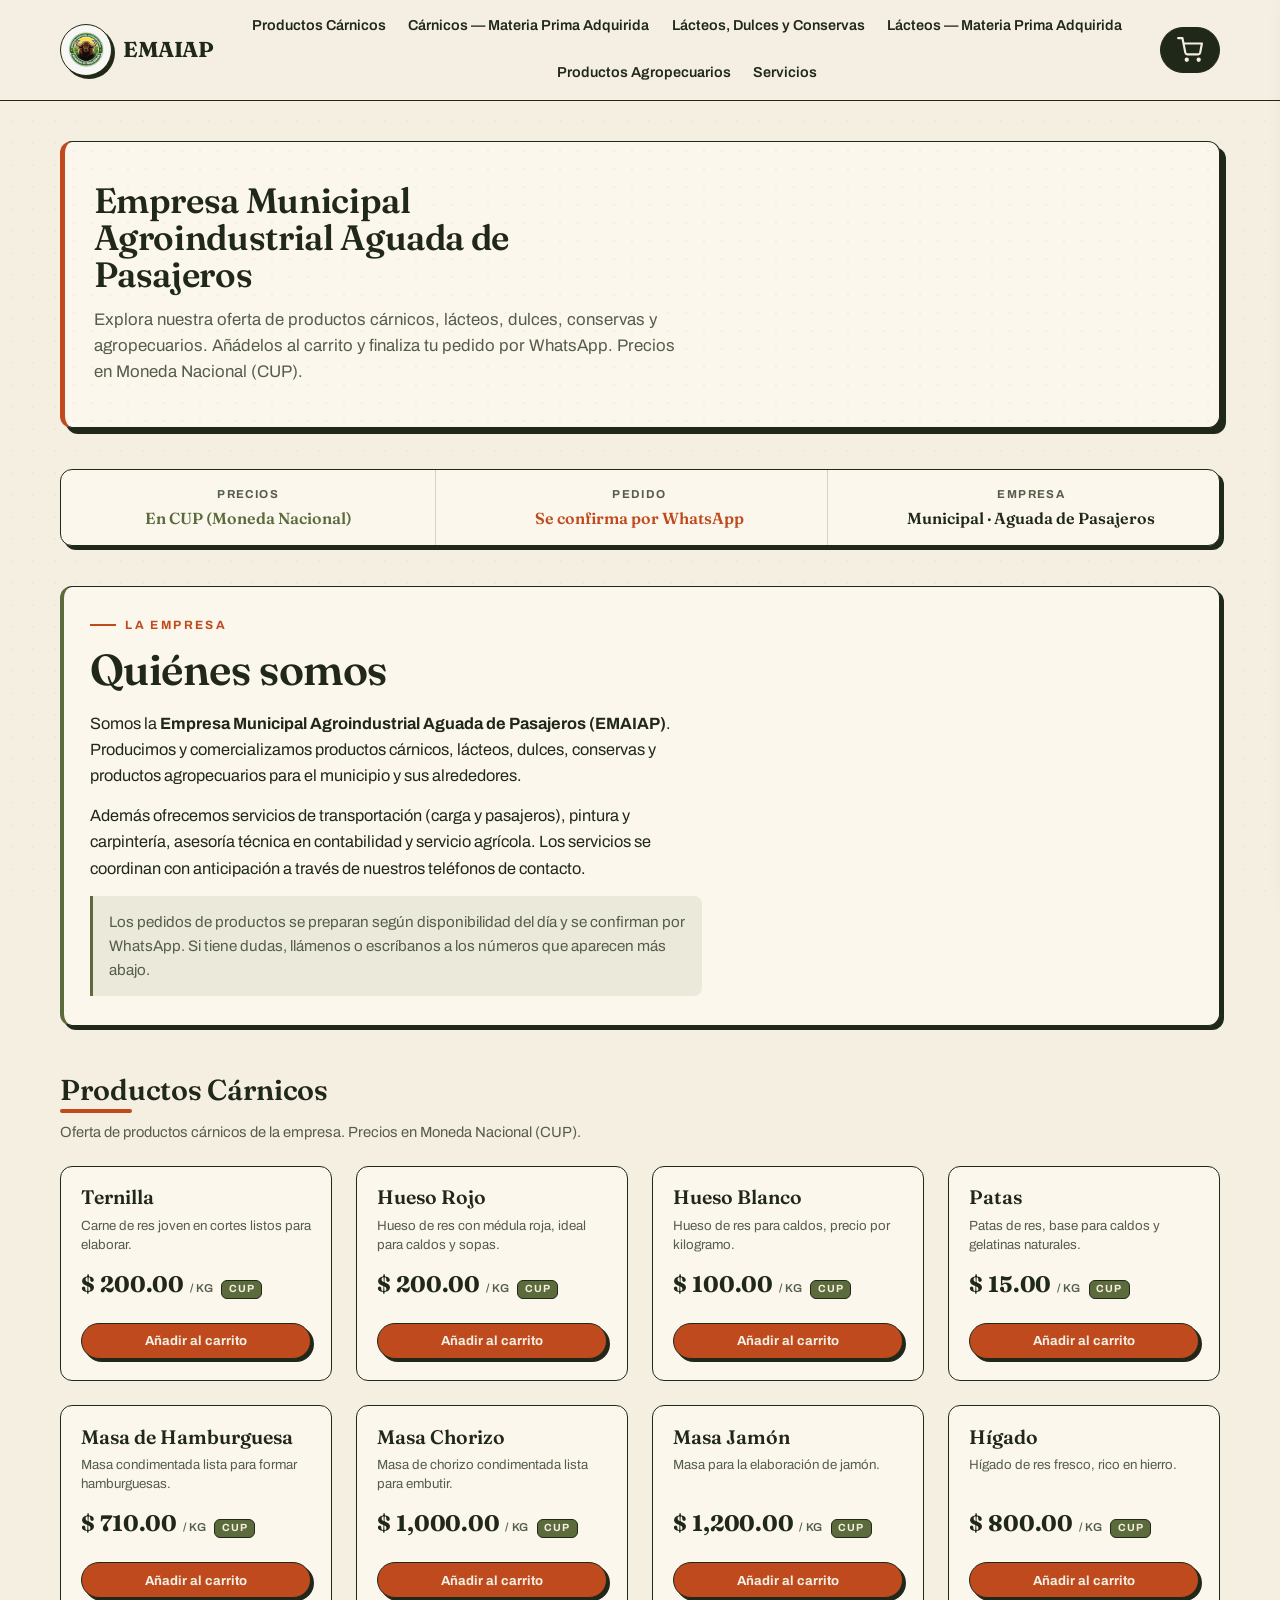
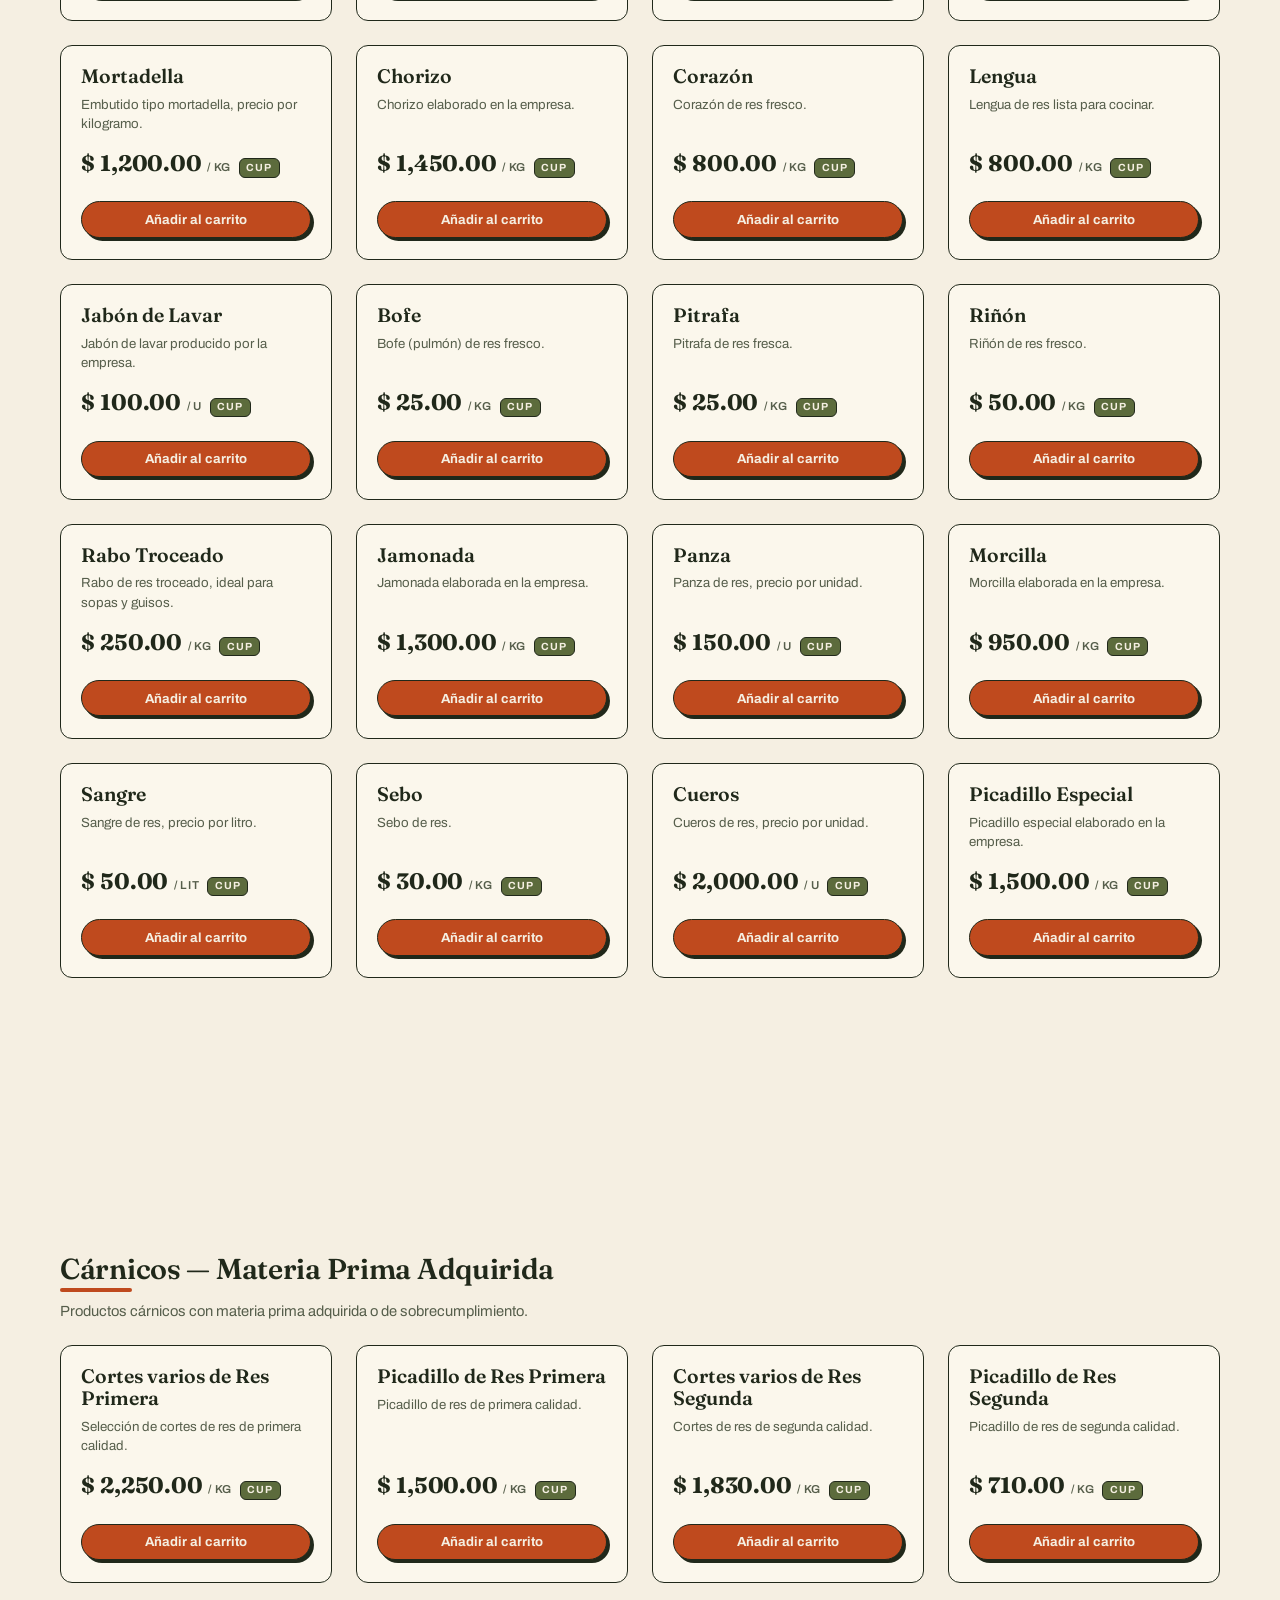
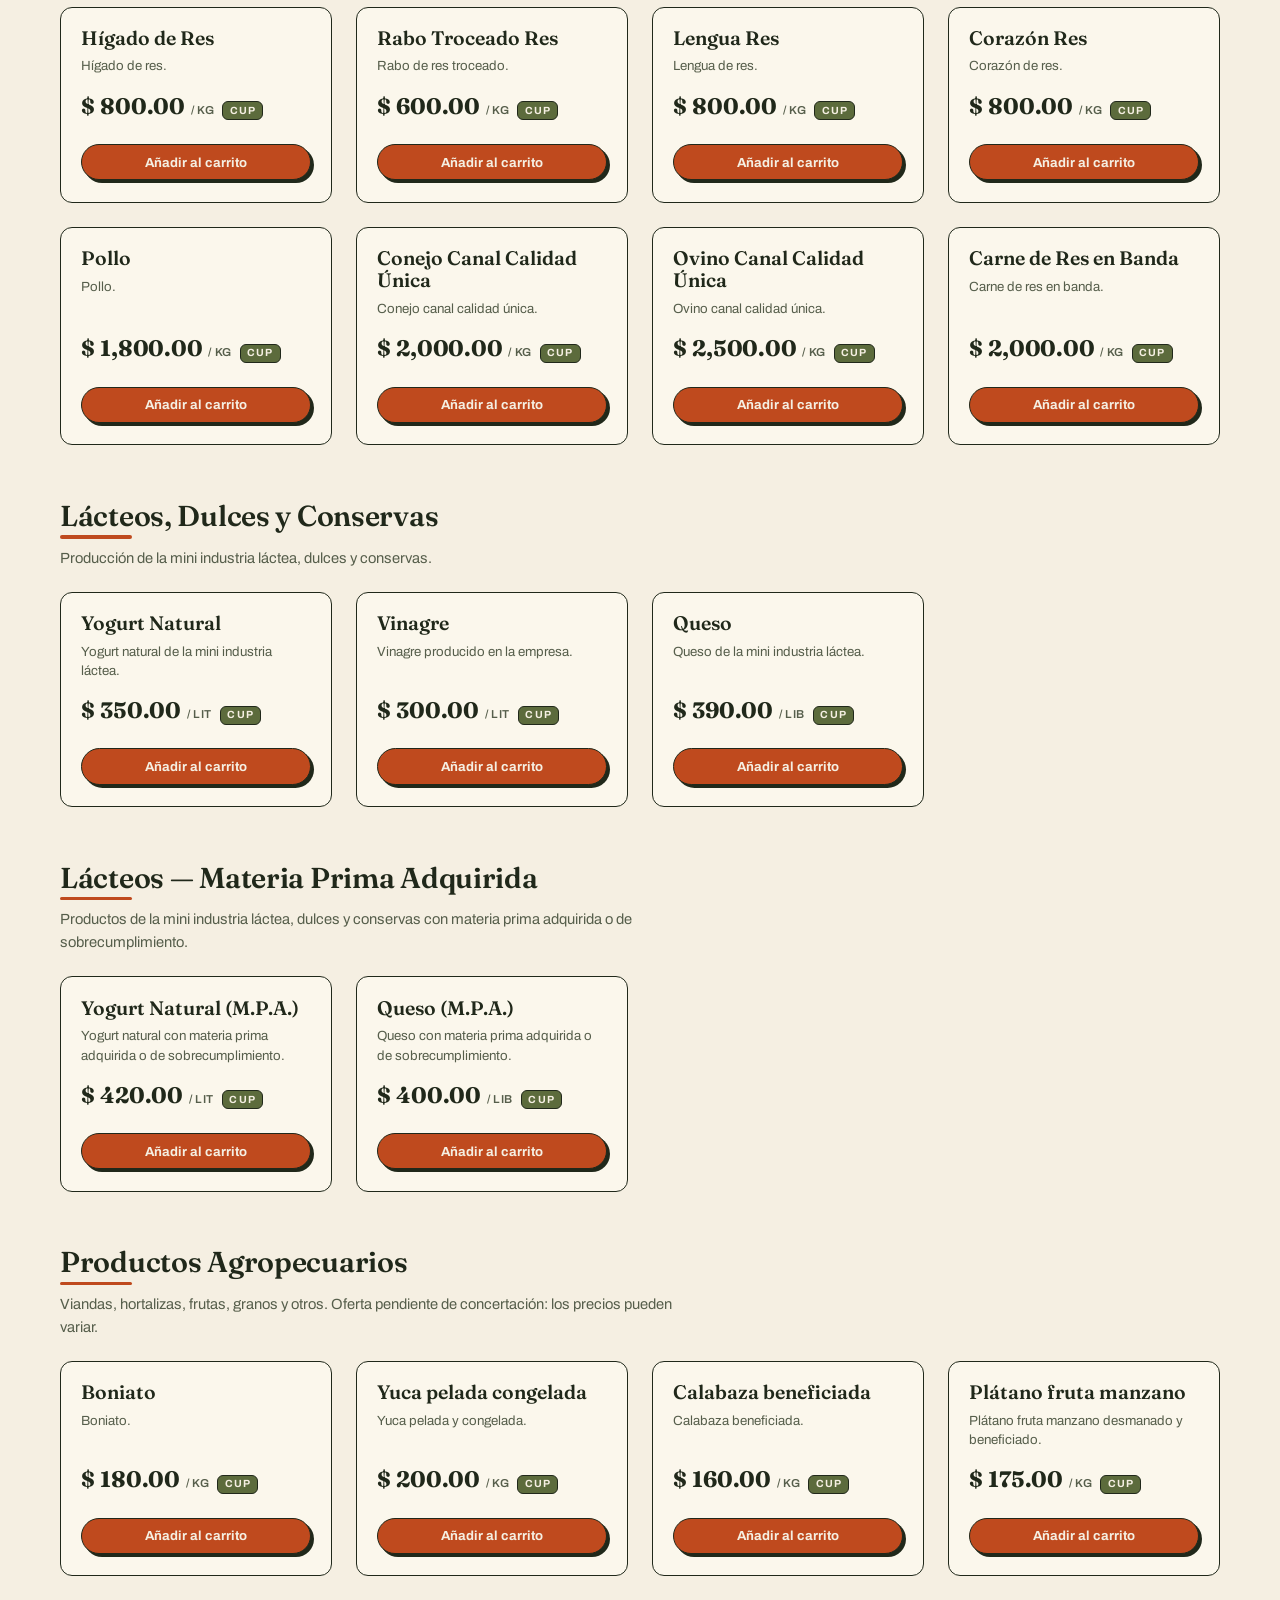
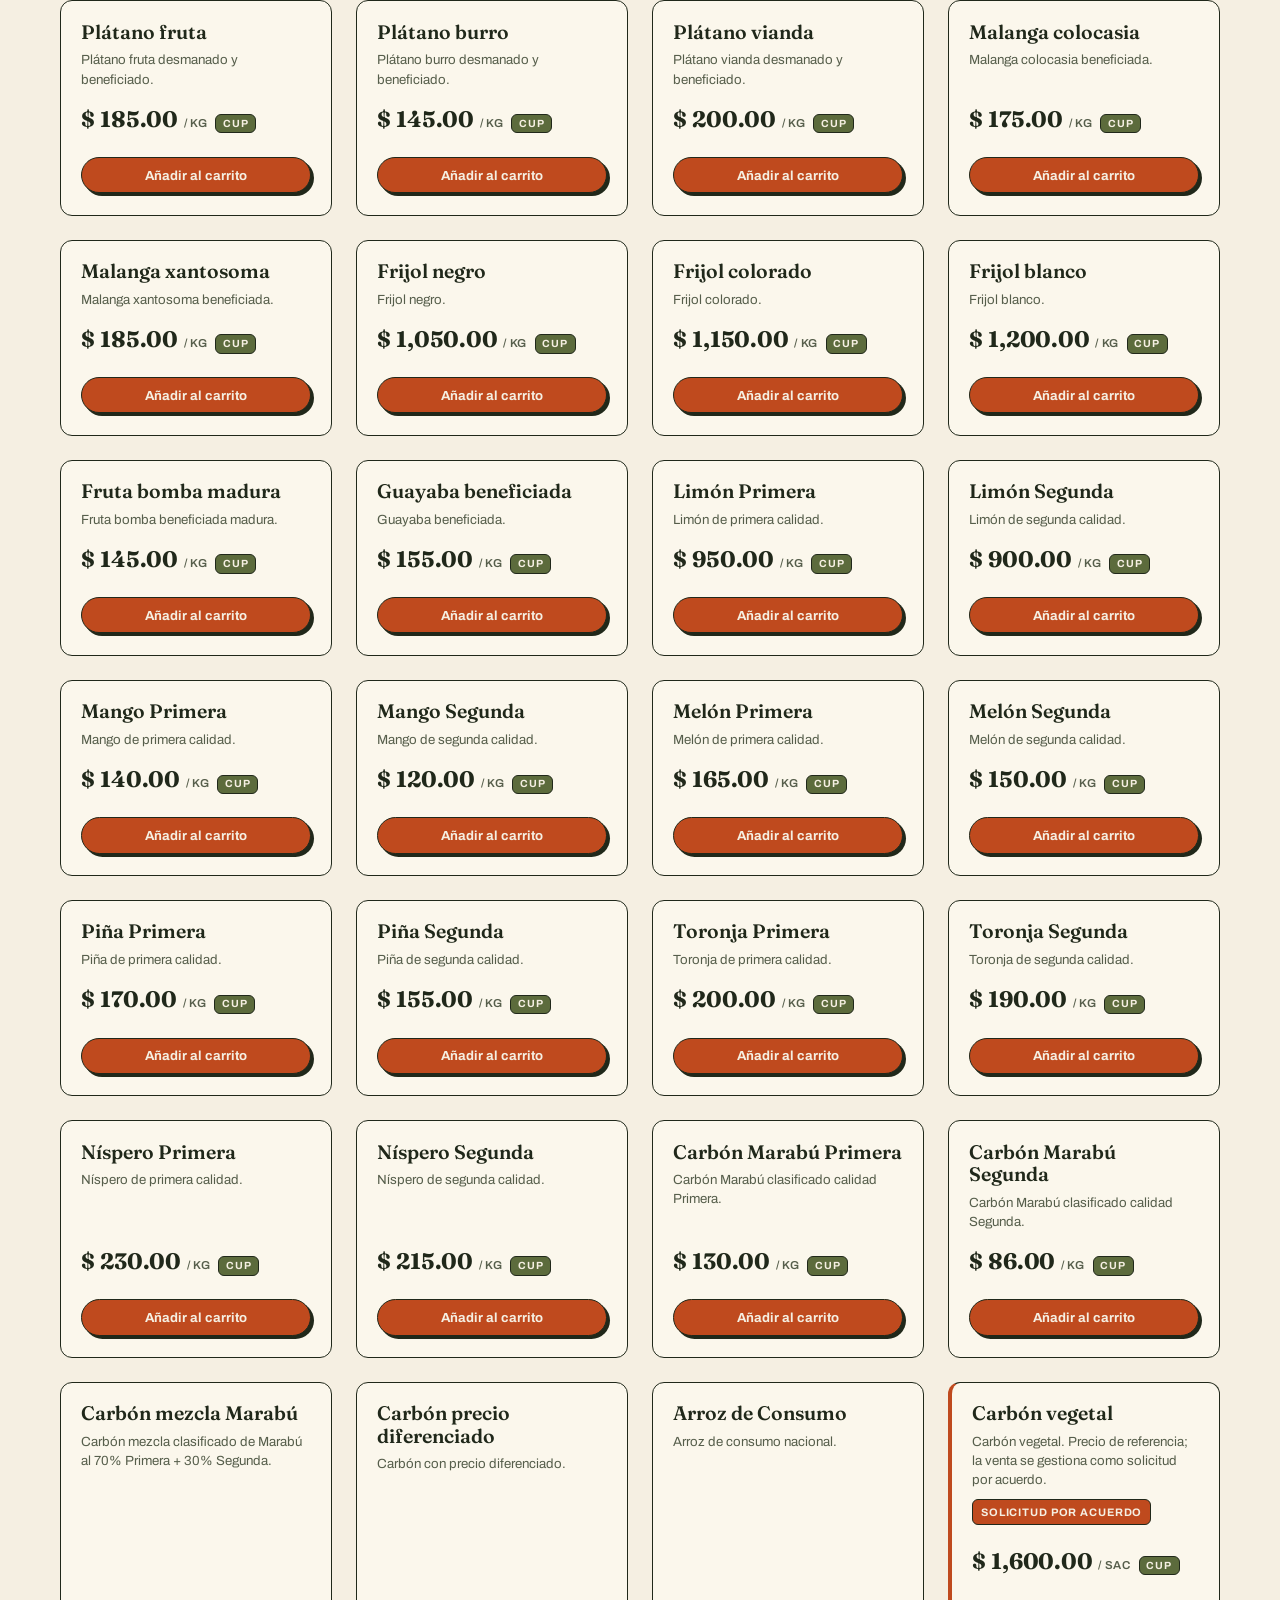
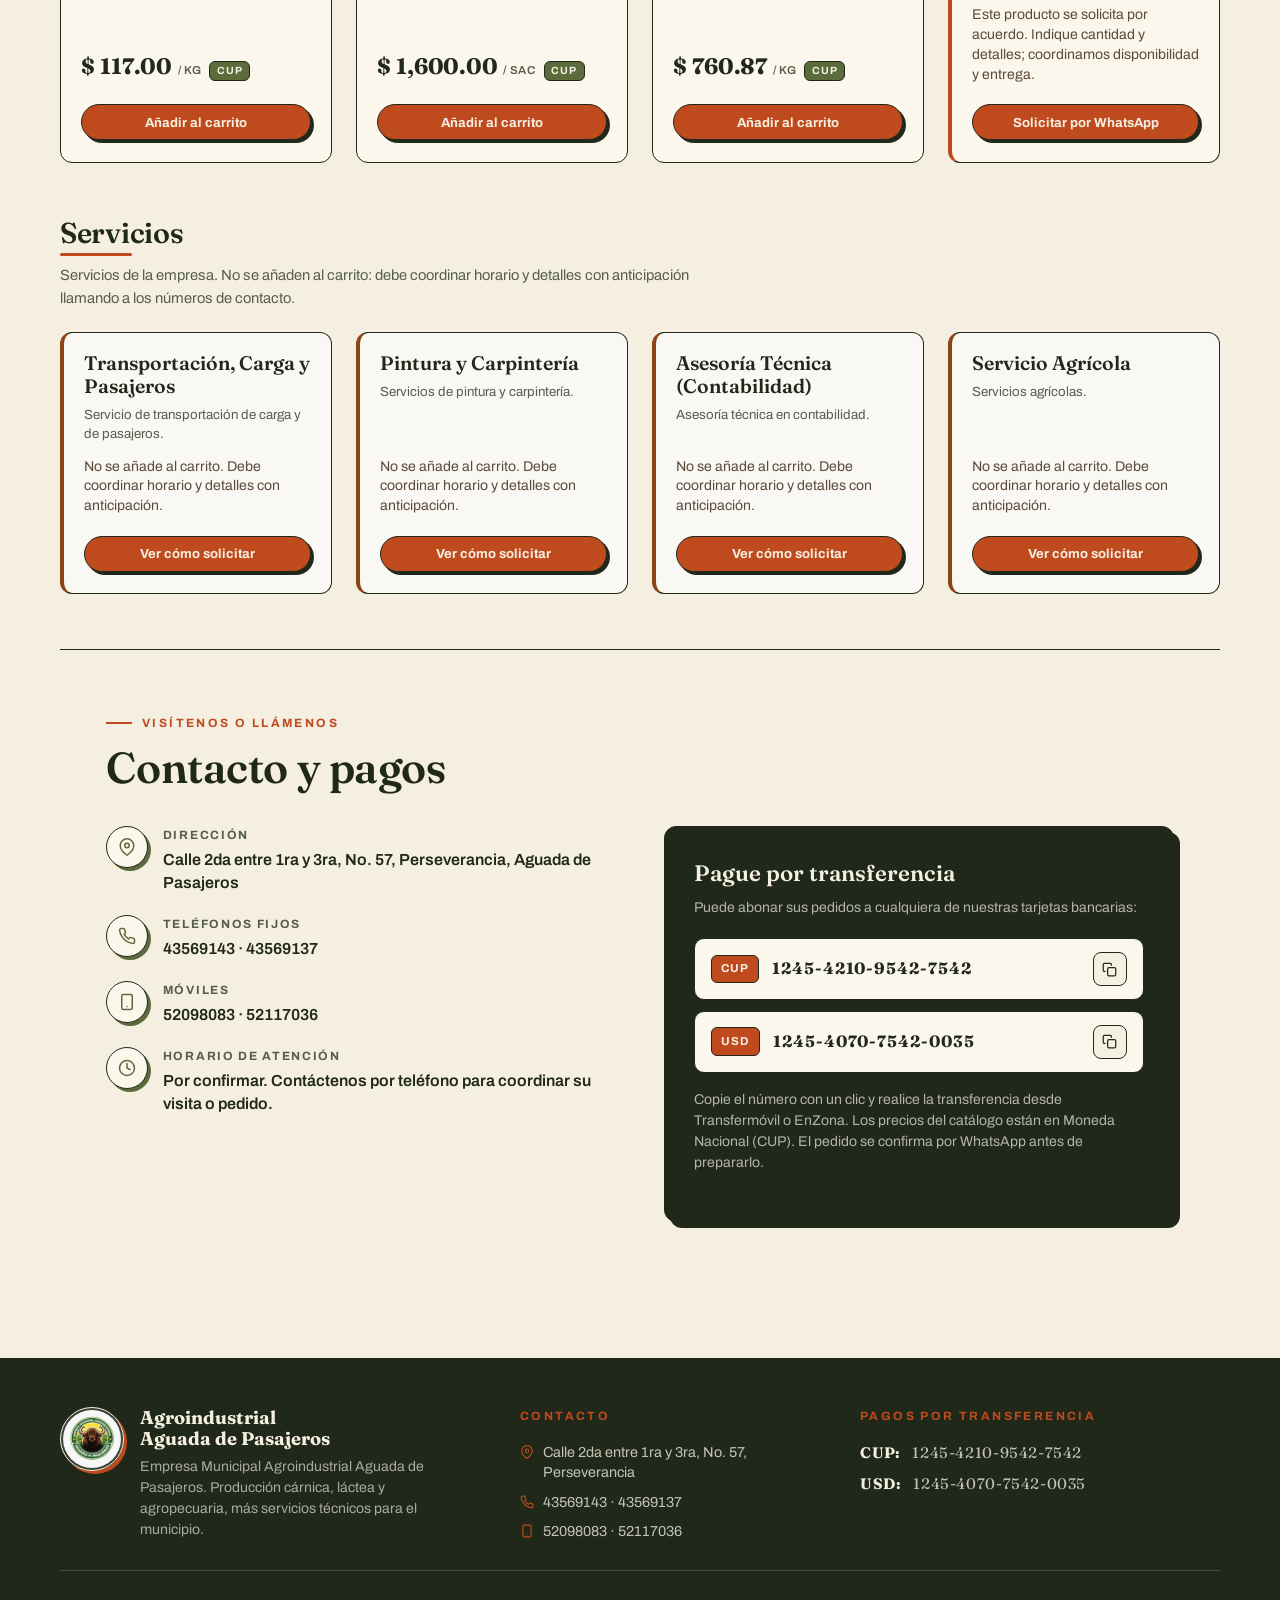
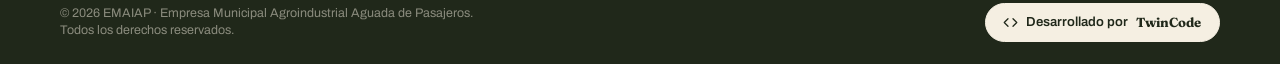
<file: index.html>
<html lang="es"><head>
  <meta charset="UTF-8">
  <meta name="viewport" content="width=device-width, initial-scale=1.0">
  <meta name="description" content="Tienda online de EMAIAP — Empresa Municipal Agroindustrial Aguada de Pasajeros. Productos cárnicos, lácteos, dulces, conservas y agropecuarios. Pide por WhatsApp.">
  <title>EMAIAP — Tienda Online | Aguada de Pasajeros</title>

  <!-- Tipografías de marca: Archivo (sans) para texto, Fraunces (serif) para titulares -->
  <link rel="preconnect" href="https://fonts.googleapis.com">
  <link rel="preconnect" href="https://fonts.gstatic.com" crossorigin="">
  <link href="https://fonts.googleapis.com/css2?family=Archivo:wght@500;600;700&amp;family=Fraunces:ital,opsz,wght@0,9..144,500;0,9..144,600;0,9..144,700;1,9..144,500&amp;display=swap" rel="stylesheet">

  <link rel="icon" type="image/png" href="assets/logo.png">
  <link rel="stylesheet" href="css/styles.css">
</head>
<body>

  <!-- ============================ -->
  <!-- CABECERA                     -->
  <!-- ============================ -->
  <header class="site-header">
    <div class="container header-inner">
      <a href="#" class="brand" aria-label="Inicio">
        <img src="assets/logo.png" alt="Logo de EMAIAP" class="brand-logo">
        <span class="brand-name">EMAIAP</span>
      </a>

      <!-- Navegación de categorías (se rellena dinámicamente) -->
      <nav class="nav-categories" id="navCategories" aria-label="Categorías"><a href="#cat-carnicos">Productos Cárnicos</a><a href="#cat-carnicos-mpa">Cárnicos — Materia Prima Adquirida</a><a href="#cat-otros-carnicos">Otros Productos</a><a href="#cat-lacteos-dulces">Lácteos, Dulces y Conservas</a><a href="#cat-agropecuarios">Productos Agropecuarios</a></nav>

      <!-- Botón del carrito -->
      <button class="cart-toggle" id="cartToggle" aria-label="Abrir carrito">
        <svg xmlns="http://www.w3.org/2000/svg" width="26" height="26" viewBox="0 0 24 24" fill="none" stroke="currentColor" stroke-width="2" stroke-linecap="round" stroke-linejoin="round" aria-hidden="true">
          <circle cx="9" cy="21" r="1"></circle>
          <circle cx="20" cy="21" r="1"></circle>
          <path d="M1 1h4l2.68 13.39a2 2 0 0 0 2 1.61h9.72a2 2 0 0 0 2-1.61L23 6H6"></path>
        </svg>
        <span class="cart-count" id="cartCount" aria-live="polite" data-count="0">0</span>
      </button>
    </div>
  </header>

  <!-- ============================ -->
  <!-- CONTENIDO PRINCIPAL          -->
  <!-- ============================ -->
  <main class="container main-content">

    <!-- Hero / intro -->
    <section class="hero">
      <h1>Empresa Municipal Agroindustrial Aguada de Pasajeros</h1>
      <p>Explora nuestra oferta de productos cárnicos, lácteos, dulces, conservas y agropecuarios. Añádelos al carrito y finaliza tu pedido por WhatsApp. Precios en Moneda Nacional (CUP).</p>
    </section>

    <!-- Franja de confianza -->
    <div class="trust-strip" aria-label="Información importante">
      <div class="trust-item">
        <span class="trust-label">Precios</span>
        <span class="trust-value">En CUP (Moneda Nacional)</span>
      </div>
      <div class="trust-item">
        <span class="trust-label">Pedido</span>
        <span class="trust-value">Se confirma por WhatsApp</span>
      </div>
      <div class="trust-item">
        <span class="trust-label">Empresa</span>
        <span class="trust-value">Municipal · Aguada de Pasajeros</span>
      </div>
    </div>

    <!-- Quiénes somos -->
    <section class="about-section" id="nosotros">
      <div class="cabecera-seccion">
        <div>
          <div class="sub-titulo">La empresa</div>
          <h2 class="titulo-seccion">Quiénes somos</h2>
        </div>
      </div>
      <div class="about-content">
        <p>
          Somos la <strong>Empresa Municipal Agroindustrial Aguada de Pasajeros (EMAIAP)</strong>.
          Producimos y comercializamos productos cárnicos, lácteos, dulces, conservas y productos agropecuarios
          para el municipio y sus alrededores.
        </p>
        <p>
          Además ofrecemos servicios de transportación (carga y pasajeros), pintura y carpintería,
          asesoría técnica en contabilidad y servicio agrícola. Los servicios se coordinan con anticipación
          a través de nuestros teléfonos de contacto.
        </p>
        <p class="about-note">
          Los pedidos de productos se preparan según disponibilidad del día y se confirman por WhatsApp.
          Si tiene dudas, llámenos o escríbanos a los números que aparecen más abajo.
        </p>
      </div>
    </section>

    <!-- Contenedor de categorías y productos (lo rellena products.js) -->
    <div id="catalog" class="catalog"><section class="category-section" id="cat-carnicos"><h2 class="category-title">Productos Cárnicos</h2><p class="category-desc">Oferta de productos cárnicos de la empresa. Precios en Moneda Nacional (CUP).</p><div class="product-grid"><article class="product-card"><h3 class="product-name">Ternilla</h3><p class="product-desc">Carne de res joven en cortes listos para elaborar.</p><div class="product-price">200.00 <span class="product-unit">/ KG</span></div><button class="btn btn-primary btn-block" type="button">Añadir al carrito</button></article><article class="product-card"><h3 class="product-name">Hueso Rojo</h3><p class="product-desc">Hueso de res con médula roja, ideal para caldos y sopas.</p><div class="product-price">200.00 <span class="product-unit">/ KG</span></div><button class="btn btn-primary btn-block" type="button">Añadir al carrito</button></article><article class="product-card"><h3 class="product-name">Hueso Blanco</h3><p class="product-desc">Hueso de res para caldos, precio por kilogramo.</p><div class="product-price">100.00 <span class="product-unit">/ KG</span></div><button class="btn btn-primary btn-block" type="button">Añadir al carrito</button></article><article class="product-card"><h3 class="product-name">Patas</h3><p class="product-desc">Patas de res, base para caldos y gelatinas naturales.</p><div class="product-price">15.00 <span class="product-unit">/ KG</span></div><button class="btn btn-primary btn-block" type="button">Añadir al carrito</button></article><article class="product-card"><h3 class="product-name">Masa de Hamburguesa</h3><p class="product-desc">Masa condimentada lista para formar hamburguesas.</p><div class="product-price">710.00 <span class="product-unit">/ KG</span></div><button class="btn btn-primary btn-block" type="button">Añadir al carrito</button></article><article class="product-card"><h3 class="product-name">Masa Chorizo</h3><p class="product-desc">Masa de chorizo condimentada lista para embutir.</p><div class="product-price">1,000.00 <span class="product-unit">/ KG</span></div><button class="btn btn-primary btn-block" type="button">Añadir al carrito</button></article><article class="product-card"><h3 class="product-name">Masa Jamón</h3><p class="product-desc">Masa para la elaboración de jamón.</p><div class="product-price">1,200.00 <span class="product-unit">/ KG</span></div><button class="btn btn-primary btn-block" type="button">Añadir al carrito</button></article><article class="product-card"><h3 class="product-name">Hígado</h3><p class="product-desc">Hígado de res fresco, rico en hierro.</p><div class="product-price">800.00 <span class="product-unit">/ KG</span></div><button class="btn btn-primary btn-block" type="button">Añadir al carrito</button></article><article class="product-card"><h3 class="product-name">Mortadella</h3><p class="product-desc">Embutido tipo mortadella, precio por kilogramo.</p><div class="product-price">1,200.00 <span class="product-unit">/ KG</span></div><button class="btn btn-primary btn-block" type="button">Añadir al carrito</button></article><article class="product-card"><h3 class="product-name">Chorizo</h3><p class="product-desc">Chorizo elaborado en la empresa.</p><div class="product-price">1,450.00 <span class="product-unit">/ KG</span></div><button class="btn btn-primary btn-block" type="button">Añadir al carrito</button></article><article class="product-card"><h3 class="product-name">Corazón</h3><p class="product-desc">Corazón de res fresco.</p><div class="product-price">800.00 <span class="product-unit">/ KG</span></div><button class="btn btn-primary btn-block" type="button">Añadir al carrito</button></article><article class="product-card"><h3 class="product-name">Lengua</h3><p class="product-desc">Lengua de res lista para cocinar.</p><div class="product-price">800.00 <span class="product-unit">/ KG</span></div><button class="btn btn-primary btn-block" type="button">Añadir al carrito</button></article><article class="product-card"><h3 class="product-name">Jabón de Lavar</h3><p class="product-desc">Jabón de lavar producido por la empresa.</p><div class="product-price">100.00 <span class="product-unit">/ U</span></div><button class="btn btn-primary btn-block" type="button">Añadir al carrito</button></article><article class="product-card"><h3 class="product-name">Bofe</h3><p class="product-desc">Bofe (pulmón) de res fresco.</p><div class="product-price">25.00 <span class="product-unit">/ KG</span></div><button class="btn btn-primary btn-block" type="button">Añadir al carrito</button></article><article class="product-card"><h3 class="product-name">Pitrafa</h3><p class="product-desc">Pitrafa de res fresca.</p><div class="product-price">50.00 <span class="product-unit">/ KG</span></div><button class="btn btn-primary btn-block" type="button">Añadir al carrito</button></article><article class="product-card"><h3 class="product-name">Riñón</h3><p class="product-desc">Riñón de res fresco.</p><div class="product-price">50.00 <span class="product-unit">/ KG</span></div><button class="btn btn-primary btn-block" type="button">Añadir al carrito</button></article><article class="product-card"><h3 class="product-name">Rabo Troceado</h3><p class="product-desc">Rabo de res troceado, ideal para sopas y guisos.</p><div class="product-price">250.00 <span class="product-unit">/ KG</span></div><button class="btn btn-primary btn-block" type="button">Añadir al carrito</button></article><article class="product-card"><h3 class="product-name">Jamonada</h3><p class="product-desc">Jamonada elaborada en la empresa.</p><div class="product-price">1,300.00 <span class="product-unit">/ KG</span></div><button class="btn btn-primary btn-block" type="button">Añadir al carrito</button></article><article class="product-card"><h3 class="product-name">Panza</h3><p class="product-desc">Panza de res, precio por unidad (Anexo 1, tabla principal).</p><div class="product-price">150.00 <span class="product-unit">/ U</span></div><button class="btn btn-primary btn-block" type="button">Añadir al carrito</button></article></div></section><section class="category-section" id="cat-carnicos-mpa"><h2 class="category-title">Cárnicos — Materia Prima Adquirida</h2><p class="category-desc">Productos cárnicos con materia prima adquirida o de sobrecumplimiento.</p><div class="product-grid"><article class="product-card"><h3 class="product-name">Cortes varios de Res Primera</h3><p class="product-desc">Selección de cortes de res de primera calidad.</p><div class="product-price">2,250.00 <span class="product-unit">/ KG</span></div><button class="btn btn-primary btn-block" type="button">Añadir al carrito</button></article><article class="product-card"><h3 class="product-name">Picadillo de Res Primera</h3><p class="product-desc">Picadillo de res de primera calidad.</p><div class="product-price">1,600.00 <span class="product-unit">/ KG</span></div><button class="btn btn-primary btn-block" type="button">Añadir al carrito</button></article><article class="product-card"><h3 class="product-name">Cortes varios de Res Segunda</h3><p class="product-desc">Cortes de res de segunda calidad a mejor precio.</p><div class="product-price">1,830.00 <span class="product-unit">/ KG</span></div><button class="btn btn-primary btn-block" type="button">Añadir al carrito</button></article><article class="product-card"><h3 class="product-name">Picadillo de Res Segunda</h3><p class="product-desc">Picadillo de res de segunda calidad.</p><div class="product-price">710.00 <span class="product-unit">/ KG</span></div><button class="btn btn-primary btn-block" type="button">Añadir al carrito</button></article><article class="product-card"><h3 class="product-name">Hígado de Res</h3><p class="product-desc">Hígado de res con materia prima adquirida.</p><div class="product-price">800.00 <span class="product-unit">/ KG</span></div><button class="btn btn-primary btn-block" type="button">Añadir al carrito</button></article><article class="product-card"><h3 class="product-name">Rabo Troceado Res</h3><p class="product-desc">Rabo de res troceado, materia prima adquirida.</p><div class="product-price">800.00 <span class="product-unit">/ KG</span></div><button class="btn btn-primary btn-block" type="button">Añadir al carrito</button></article><article class="product-card"><h3 class="product-name">Lengua Res</h3><p class="product-desc">Lengua de res, materia prima adquirida.</p><div class="product-price">800.00 <span class="product-unit">/ KG</span></div><button class="btn btn-primary btn-block" type="button">Añadir al carrito</button></article><article class="product-card"><h3 class="product-name">Corazón Res</h3><p class="product-desc">Corazón de res, materia prima adquirida.</p><div class="product-price">800.00 <span class="product-unit">/ KG</span></div><button class="btn btn-primary btn-block" type="button">Añadir al carrito</button></article><article class="product-card"><h3 class="product-name">Conejo Canal (Calidad Única)</h3><p class="product-desc">Conejo en canal, calidad única.</p><div class="product-price">1,800.00 <span class="product-unit">/ KG</span></div><button class="btn btn-primary btn-block" type="button">Añadir al carrito</button></article><article class="product-card"><h3 class="product-name">Ovino Canal (Calidad Única)</h3><p class="product-desc">Ovino en canal, calidad única.</p><div class="product-price">2,800.00 <span class="product-unit">/ KG</span></div><button class="btn btn-primary btn-block" type="button">Añadir al carrito</button></article><article class="product-card"><h3 class="product-name">Pollo</h3><p class="product-desc">Pollo fresco, precio por kilogramo.</p><div class="product-price">2,300.00 <span class="product-unit">/ KG</span></div><button class="btn btn-primary btn-block" type="button">Añadir al carrito</button></article><article class="product-card"><h3 class="product-name">Carne de Res en Banda</h3><p class="product-desc">Carne de res en banda, sin deshuesar.</p><div class="product-price">2,000.00 <span class="product-unit">/ KG</span></div><button class="btn btn-primary btn-block" type="button">Añadir al carrito</button></article></div></section><section class="category-section" id="cat-otros-carnicos"><h2 class="category-title">Otros Productos</h2><p class="category-desc">Otros productos disponibles de la sección cárnica.</p><div class="product-grid"><article class="product-card"><h3 class="product-name">Panza</h3><p class="product-desc">Panza de res listada en Otros Productos de la sección cárnica. Precio por unidad.</p><div class="product-price">1,300.00 <span class="product-unit">/ U</span></div><button class="btn btn-primary btn-block" type="button">Añadir al carrito</button></article><article class="product-card"><h3 class="product-name">Morcilla</h3><p class="product-desc">Morcilla elaborada en la empresa.</p><div class="product-price">150.00 <span class="product-unit">/ U</span></div><button class="btn btn-primary btn-block" type="button">Añadir al carrito</button></article><article class="product-card"><h3 class="product-name">Sangre</h3><p class="product-desc">Sangre de res para platos tradicionales.</p><div class="product-price">50.00 <span class="product-unit">/ U</span></div><button class="btn btn-primary btn-block" type="button">Añadir al carrito</button></article><article class="product-card"><h3 class="product-name">Cueros</h3><p class="product-desc">Cuero de res, precio por unidad.</p><div class="product-price">30.00 <span class="product-unit">/ U</span></div><button class="btn btn-primary btn-block" type="button">Añadir al carrito</button></article><article class="product-card"><h3 class="product-name">Sebo</h3><p class="product-desc">Sebo, precio por litro.</p><div class="product-price">50.00 <span class="product-unit">/ LITRO</span></div><button class="btn btn-primary btn-block" type="button">Añadir al carrito</button></article><article class="product-card"><h3 class="product-name">Picadillo Especial</h3><p class="product-desc">Picadillo especial de alta calidad, precio por unidad.</p><div class="product-price">2,000.00 <span class="product-unit">/ U</span></div><button class="btn btn-primary btn-block" type="button">Añadir al carrito</button></article><article class="product-card"><h3 class="product-name">Salchicha</h3><p class="product-desc">Salchicha elaborada en la empresa.</p><div class="product-price">1,500.00 <span class="product-unit">/ KG</span></div><button class="btn btn-primary btn-block" type="button">Añadir al carrito</button></article></div></section><section class="category-section" id="cat-lacteos-dulces"><h2 class="category-title">Lácteos, Dulces y Conservas</h2><p class="category-desc">Producción de la mini industria láctea, dulces y conservas. M.P.A. = materia prima adquirida.</p><div class="product-grid"><article class="product-card"><h3 class="product-name">Yogurt Natural</h3><p class="product-desc">Yogurt natural de la mini industria láctea.</p><div class="product-price">350.00 <span class="product-unit">/ LITRO</span></div><button class="btn btn-primary btn-block" type="button">Añadir al carrito</button></article><article class="product-card"><h3 class="product-name">Vinagre</h3><p class="product-desc">Vinagre producido en la mini industria.</p><div class="product-price">300.00 <span class="product-unit">/ LITRO</span></div><button class="btn btn-primary btn-block" type="button">Añadir al carrito</button></article><article class="product-card"><h3 class="product-name">Queso</h3><p class="product-desc">Queso fresco de producción propia.</p><div class="product-price">350.00 <span class="product-unit">/ LIBRA</span></div><button class="btn btn-primary btn-block" type="button">Añadir al carrito</button></article><article class="product-card"><h3 class="product-name">Yogurt Natural (M.P.A.)</h3><p class="product-desc">Yogurt natural elaborado con materia prima adquirida.</p><div class="product-price">420.00 <span class="product-unit">/ LITRO</span></div><button class="btn btn-primary btn-block" type="button">Añadir al carrito</button></article><article class="product-card"><h3 class="product-name">Queso (M.P.A.)</h3><p class="product-desc">Queso elaborado con materia prima adquirida.</p><div class="product-price">400.00 <span class="product-unit">/ LIBRA</span></div><button class="btn btn-primary btn-block" type="button">Añadir al carrito</button></article></div></section><section class="category-section" id="cat-agropecuarios"><h2 class="category-title">Productos Agropecuarios</h2><p class="category-desc">Viandas, hortalizas, frutas, granos y otros. Oferta pendiente de concertación: los precios pueden variar.</p><div class="product-grid"><article class="product-card"><h3 class="product-name">Boniato</h3><p class="product-desc">Vianda fresca beneficiada, lista para cocinar.</p><div class="product-price">180.00 <span class="product-unit">/ KG</span></div><button class="btn btn-primary btn-block" type="button">Añadir al carrito</button></article><article class="product-card"><h3 class="product-name">Yuca pelada congelada</h3><p class="product-desc">Yuca pelada y congelada, lista para su uso.</p><div class="product-price">200.00 <span class="product-unit">/ KG</span></div><button class="btn btn-primary btn-block" type="button">Añadir al carrito</button></article><article class="product-card"><h3 class="product-name">Calabaza beneficiada</h3><p class="product-desc">Calabaza limpia y beneficiada.</p><div class="product-price">160.00 <span class="product-unit">/ KG</span></div><button class="btn btn-primary btn-block" type="button">Añadir al carrito</button></article><article class="product-card"><h3 class="product-name">Plátano fruta manzano</h3><p class="product-desc">Plátano manzano desmanado y beneficiado.</p><div class="product-price">175.00 <span class="product-unit">/ KG</span></div><button class="btn btn-primary btn-block" type="button">Añadir al carrito</button></article><article class="product-card"><h3 class="product-name">Plátano fruta</h3><p class="product-desc">Plátano fruta desmanado y beneficiado.</p><div class="product-price">185.00 <span class="product-unit">/ KG</span></div><button class="btn btn-primary btn-block" type="button">Añadir al carrito</button></article><article class="product-card"><h3 class="product-name">Plátano burro</h3><p class="product-desc">Plátano burro desmanado y beneficiado.</p><div class="product-price">145.00 <span class="product-unit">/ KG</span></div><button class="btn btn-primary btn-block" type="button">Añadir al carrito</button></article><article class="product-card"><h3 class="product-name">Plátano vianda</h3><p class="product-desc">Plátano vianda desmanado y beneficiado.</p><div class="product-price">200.00 <span class="product-unit">/ KG</span></div><button class="btn btn-primary btn-block" type="button">Añadir al carrito</button></article><article class="product-card"><h3 class="product-name">Malanga Colocasia</h3><p class="product-desc">Malanga colocasia beneficiada.</p><div class="product-price">175.00 <span class="product-unit">/ KG</span></div><button class="btn btn-primary btn-block" type="button">Añadir al carrito</button></article><article class="product-card"><h3 class="product-name">Malanga Xantosoma</h3><p class="product-desc">Malanga xantosoma beneficiada.</p><div class="product-price">185.00 <span class="product-unit">/ KG</span></div><button class="btn btn-primary btn-block" type="button">Añadir al carrito</button></article><article class="product-card"><h3 class="product-name">Frijol Negro</h3><p class="product-desc">Frijol negro seleccionado.</p><div class="product-price">1,050.00 <span class="product-unit">/ KG</span></div><button class="btn btn-primary btn-block" type="button">Añadir al carrito</button></article><article class="product-card"><h3 class="product-name">Frijol Colorado</h3><p class="product-desc">Frijol colorado seleccionado.</p><div class="product-price">1,150.00 <span class="product-unit">/ KG</span></div><button class="btn btn-primary btn-block" type="button">Añadir al carrito</button></article><article class="product-card"><h3 class="product-name">Frijol Blanco</h3><p class="product-desc">Frijol blanco seleccionado.</p><div class="product-price">1,200.00 <span class="product-unit">/ KG</span></div><button class="btn btn-primary btn-block" type="button">Añadir al carrito</button></article><article class="product-card"><h3 class="product-name">Frutabomba madura</h3><p class="product-desc">Frutabomba beneficiada y madura.</p><div class="product-price">145.00 <span class="product-unit">/ KG</span></div><button class="btn btn-primary btn-block" type="button">Añadir al carrito</button></article><article class="product-card"><h3 class="product-name">Guayaba</h3><p class="product-desc">Guayaba beneficiada.</p><div class="product-price">155.00 <span class="product-unit">/ KG</span></div><button class="btn btn-primary btn-block" type="button">Añadir al carrito</button></article><article class="product-card"><h3 class="product-name">Limón Primera</h3><p class="product-desc">Limón de primera calidad.</p><div class="product-price">900.00 <span class="product-unit">/ KG</span></div><button class="btn btn-primary btn-block" type="button">Añadir al carrito</button></article><article class="product-card"><h3 class="product-name">Limón Segunda</h3><p class="product-desc">Limón de segunda calidad.</p><div class="product-price">740.00 <span class="product-unit">/ KG</span></div><button class="btn btn-primary btn-block" type="button">Añadir al carrito</button></article><article class="product-card"><h3 class="product-name">Mango Primera</h3><p class="product-desc">Mango de primera calidad.</p><div class="product-price">140.00 <span class="product-unit">/ KG</span></div><button class="btn btn-primary btn-block" type="button">Añadir al carrito</button></article><article class="product-card"><h3 class="product-name">Mango Segunda</h3><p class="product-desc">Mango de segunda calidad.</p><div class="product-price">120.00 <span class="product-unit">/ KG</span></div><button class="btn btn-primary btn-block" type="button">Añadir al carrito</button></article><article class="product-card"><h3 class="product-name">Melón Primera</h3><p class="product-desc">Melón de primera calidad.</p><div class="product-price">165.00 <span class="product-unit">/ KG</span></div><button class="btn btn-primary btn-block" type="button">Añadir al carrito</button></article><article class="product-card"><h3 class="product-name">Melón Segunda</h3><p class="product-desc">Melón de segunda calidad.</p><div class="product-price">150.00 <span class="product-unit">/ KG</span></div><button class="btn btn-primary btn-block" type="button">Añadir al carrito</button></article><article class="product-card"><h3 class="product-name">Piña Primera</h3><p class="product-desc">Piña de primera calidad.</p><div class="product-price">170.00 <span class="product-unit">/ KG</span></div><button class="btn btn-primary btn-block" type="button">Añadir al carrito</button></article><article class="product-card"><h3 class="product-name">Piña Segunda</h3><p class="product-desc">Piña de segunda calidad.</p><div class="product-price">155.00 <span class="product-unit">/ KG</span></div><button class="btn btn-primary btn-block" type="button">Añadir al carrito</button></article><article class="product-card"><h3 class="product-name">Toronja Primera</h3><p class="product-desc">Toronja de primera calidad.</p><div class="product-price">200.00 <span class="product-unit">/ KG</span></div><button class="btn btn-primary btn-block" type="button">Añadir al carrito</button></article><article class="product-card"><h3 class="product-name">Toronja Segunda</h3><p class="product-desc">Toronja de segunda calidad.</p><div class="product-price">190.00 <span class="product-unit">/ KG</span></div><button class="btn btn-primary btn-block" type="button">Añadir al carrito</button></article><article class="product-card"><h3 class="product-name">Níspero Primera</h3><p class="product-desc">Níspero de primera calidad.</p><div class="product-price">230.00 <span class="product-unit">/ KG</span></div><button class="btn btn-primary btn-block" type="button">Añadir al carrito</button></article><article class="product-card"><h3 class="product-name">Níspero Segunda</h3><p class="product-desc">Níspero de segunda calidad.</p><div class="product-price">215.00 <span class="product-unit">/ KG</span></div><button class="btn btn-primary btn-block" type="button">Añadir al carrito</button></article><article class="product-card"><h3 class="product-name">Carbón Vegetal</h3><p class="product-desc">Carbón vegetal, precio por kilogramo.</p><div class="product-price">130.00 <span class="product-unit">/ KG</span></div><button class="btn btn-primary btn-block" type="button">Añadir al carrito</button></article><article class="product-card"><h3 class="product-name">Carbón Marabú Primera</h3><p class="product-desc">Carbón de marabú clasificado de primera calidad.</p><div class="product-price">86.00 <span class="product-unit">/ KG</span></div><button class="btn btn-primary btn-block" type="button">Añadir al carrito</button></article><article class="product-card"><h3 class="product-name">Carbón Mezcla Marabú</h3><p class="product-desc">Carbón de marabú clasificado: 70% primera + 30% segunda.</p><div class="product-price">117.00 <span class="product-unit">/ KG</span></div><button class="btn btn-primary btn-block" type="button">Añadir al carrito</button></article><article class="product-card"><h3 class="product-name">Carbón Precio Diferenciado</h3><p class="product-desc">Carbón con precio diferenciado.</p><div class="product-price">1,600.00 <span class="product-unit">/ KG</span></div><button class="btn btn-primary btn-block" type="button">Añadir al carrito</button></article><article class="product-card"><h3 class="product-name">Arroz de Consumo</h3><p class="product-desc">Arroz de consumo nacional.</p><div class="product-price">760.87 <span class="product-unit">/ KG</span></div><button class="btn btn-primary btn-block" type="button">Añadir al carrito</button></article></div></section></div>

    <!-- Mensaje de error amigable si ni el JSON ni el respaldo cargan -->
    <div id="errorBox" class="error-box" hidden="">
      <strong>No pudimos cargar los productos.</strong>
      <p>Verifica que existan los archivos data/products.json y data/products.js, y vuelve a intentarlo. Si el problema persiste, contacta al administrador del sitio.</p>
    </div>

    <!-- ============================ -->
    <!-- CONTACTO Y PAGOS             -->
    <!-- ============================ -->
    <section class="contacto" id="contacto">
      <div class="container">
        <div class="cabecera-seccion">
          <div>
            <div class="sub-titulo">Visítenos o llámenos</div>
            <h2 class="titulo-seccion">Contacto y pagos</h2>
          </div>
        </div>

        <div class="contacto-grid">
          <!-- Columna izquierda: datos de contacto -->
          <div class="contacto-lista">
            <div class="contacto-item">
              <span class="ico" aria-hidden="true">
                <svg xmlns="http://www.w3.org/2000/svg" viewBox="0 0 24 24" fill="none" stroke="currentColor" stroke-width="2" stroke-linecap="round" stroke-linejoin="round"><path d="M21 10c0 7-9 13-9 13s-9-6-9-13a9 9 0 0 1 18 0z"></path><circle cx="12" cy="10" r="3"></circle></svg>
              </span>
              <div>
                <strong>Dirección</strong>
                <p>Calle 2da entre 1ra y 3ra, No. 57, Perseverancia, Aguada de Pasajeros</p>
              </div>
            </div>

            <div class="contacto-item">
              <span class="ico" aria-hidden="true">
                <svg xmlns="http://www.w3.org/2000/svg" viewBox="0 0 24 24" fill="none" stroke="currentColor" stroke-width="2" stroke-linecap="round" stroke-linejoin="round"><path d="M22 16.92v3a2 2 0 0 1-2.18 2 19.79 19.79 0 0 1-8.63-3.07 19.5 19.5 0 0 1-6-6 19.79 19.79 0 0 1-3.07-8.67A2 2 0 0 1 4.11 2h3a2 2 0 0 1 2 1.72 12.84 12.84 0 0 0 .7 2.81 2 2 0 0 1-.45 2.11L8.09 9.91a16 16 0 0 0 6 6l1.27-1.27a2 2 0 0 1 2.11-.45 12.84 12.84 0 0 0 2.81.7A2 2 0 0 1 22 16.92z"></path></svg>
              </span>
              <div>
                <strong>Teléfonos fijos</strong>
                <p>43569143 · 43569137</p>
              </div>
            </div>

            <div class="contacto-item">
              <span class="ico" aria-hidden="true">
                <svg xmlns="http://www.w3.org/2000/svg" viewBox="0 0 24 24" fill="none" stroke="currentColor" stroke-width="2" stroke-linecap="round" stroke-linejoin="round"><rect x="5" y="2" width="14" height="20" rx="2" ry="2"></rect><line x1="12" y1="18" x2="12" y2="18"></line></svg>
              </span>
              <div>
                <strong>Móviles</strong>
                <p>52098083 · 52117036</p>
              </div>
            </div>

            <div class="contacto-item">
              <span class="ico" aria-hidden="true">
                <svg xmlns="http://www.w3.org/2000/svg" viewBox="0 0 24 24" fill="none" stroke="currentColor" stroke-width="2" stroke-linecap="round" stroke-linejoin="round"><circle cx="12" cy="12" r="10"></circle><polyline points="12 6 12 12 16 14"></polyline></svg>
              </span>
              <div>
                <strong>Horario de atención</strong>
                <p>Por confirmar. Contáctenos por teléfono para coordinar su visita o pedido.</p>
              </div>
            </div>
          </div>

          <!-- Columna derecha: bloque de pagos -->
          <div class="bloque-pagos">
            <h3>Pague por transferencia</h3>
            <p>Puede abonar sus pedidos a cualquiera de nuestras tarjetas bancarias:</p>

            <div class="tarjeta-banco">
              <span class="tarjeta-moneda">CUP</span>
              <span class="tarjeta-num">1245-4210-9542-7542</span>
              <button type="button" class="btn-copiar" data-copy="1245-4210-9542-7542" aria-label="Copiar número de tarjeta CUP">
                <svg xmlns="http://www.w3.org/2000/svg" viewBox="0 0 24 24" fill="none" stroke="currentColor" stroke-width="2" stroke-linecap="round" stroke-linejoin="round"><rect x="9" y="9" width="13" height="13" rx="2" ry="2"></rect><path d="M5 15H4a2 2 0 0 1-2-2V4a2 2 0 0 1 2-2h9a2 2 0 0 1 2 2v1"></path></svg>
              </button>
            </div>

            <div class="tarjeta-banco">
              <span class="tarjeta-moneda">USD</span>
              <span class="tarjeta-num">1245-4070-7542-0035</span>
              <button type="button" class="btn-copiar" data-copy="1245-4070-7542-0035" aria-label="Copiar número de tarjeta USD">
                <svg xmlns="http://www.w3.org/2000/svg" viewBox="0 0 24 24" fill="none" stroke="currentColor" stroke-width="2" stroke-linecap="round" stroke-linejoin="round"><rect x="9" y="9" width="13" height="13" rx="2" ry="2"></rect><path d="M5 15H4a2 2 0 0 1-2-2V4a2 2 0 0 1 2-2h9a2 2 0 0 1 2 2v1"></path></svg>
              </button>
            </div>

            <p class="pagos-nota">Copie el número con un clic y realice la transferencia desde Transfermóvil o EnZona. Los precios del catálogo están en Moneda Nacional (CUP). El pedido se confirma por WhatsApp antes de prepararlo.</p>
          </div>
        </div>
      </div>
    </section>
  </main>

  <!-- ============================ -->
  <!-- CARRITO LATERAL (DRAWER)     -->
  <!-- ============================ -->
  <div class="cart-overlay" id="cartOverlay" hidden=""></div>
  <aside class="cart-drawer" id="cartDrawer" aria-label="Carrito de compras" aria-hidden="true">
    <div class="cart-header">
      <h2>Tu carrito</h2>
      <button class="cart-close" id="cartClose" aria-label="Cerrar carrito">×</button>
    </div>

    <div class="cart-body" id="cartBody"><p class="cart-empty" id="cartEmpty">Tu carrito está vacío.</p></div>

    <div class="cart-footer">
      <div class="cart-total">
        <span>Total:</span>
        <strong id="cartTotal">$0.00</strong>
      </div>
      <button class="btn btn-primary btn-block" id="checkoutBtn" disabled="">Finalizar compra</button>
    </div>
  </aside>

  <!-- ============================ -->
  <!-- MODAL DE CHECKOUT            -->
  <!-- ============================ -->
  <div class="modal-overlay" id="checkoutOverlay" hidden="">
    <div class="modal" role="dialog" aria-modal="true" aria-labelledby="checkoutTitle">
      <div class="modal-header">
        <h2 id="checkoutTitle">Finalizar compra</h2>
        <button class="modal-close" id="checkoutClose" aria-label="Cerrar">×</button>
      </div>

      <div class="modal-body">
        <!-- Resumen del pedido -->
        <div class="checkout-summary" id="checkoutSummary">
          <!-- JS inyecta aquí el resumen -->
        </div>

        <form id="checkoutForm" class="checkout-form" novalidate="">
          <!-- Nombre opcional -->
          <div class="form-group">
            <label for="customerName">Nombre (opcional)</label>
            <input type="text" id="customerName" name="customerName" placeholder="Ej. María Pérez" autocomplete="name">
          </div>

          <!-- Método de pago -->
          <div class="form-group">
            <span class="form-label">Método de pago</span>
            <div class="payment-options" id="paymentOptions">
              <label class="payment-option">
                <input type="radio" name="payment" value="Transfermóvil" required="">
                <span>Transfermóvil</span>
              </label>
              <label class="payment-option">
                <input type="radio" name="payment" value="Zelle">
                <span>Zelle</span>
              </label>
              <label class="payment-option">
                <input type="radio" name="payment" value="PayPal">
                <span>PayPal</span>
              </label>
              <label class="payment-option">
                <input type="radio" name="payment" value="Pago en efectivo">
                <span>Pago en efectivo</span>
              </label>
            </div>
          </div>

          <p class="form-hint">
            Los precios están expresados en Moneda Nacional (CUP). Al confirmar se abrirá WhatsApp con tu pedido listo para enviar.
          </p>
        </form>
      </div>

      <div class="modal-footer">
        <button class="btn btn-ghost" id="checkoutCancel">Cancelar</button>
        <button class="btn btn-danger" id="confirmOrderBtn">Confirmar y enviar por WhatsApp</button>
      </div>
    </div>
  </div>

  <!-- ============================ -->
  <!-- MODAL DE CONFIRMACIÓN        -->
  <!-- ============================ -->
  <div class="modal-overlay" id="confirmOverlay" hidden="">
    <div class="modal modal-confirm" role="dialog" aria-modal="true" aria-labelledby="confirmTitle">
      <div class="confirm-logo">
        <img src="assets/logo.png" alt="Logo de EMAIAP">
      </div>
      <h2 id="confirmTitle">¡Pedido enviado!</h2>
      <p class="confirm-text">
        Gracias por tu compra. Te hemos redirigido a WhatsApp con el detalle de tu pedido.
        Si WhatsApp no se abrió automáticamente, revisa que no esté bloqueado el enlace.
      </p>
      <button class="btn btn-primary btn-block" id="confirmCloseBtn">Seguir comprando</button>
    </div>
  </div>

  <!-- ============================ -->
  <!-- FOOTER                       -->
  <!-- ============================ -->
  
  <!-- ============================ -->
  <!-- MODAL DE SERVICIOS           -->
  <!-- ============================ -->
  <div class="modal-overlay" id="serviceOverlay" hidden>
    <div class="modal" role="dialog" aria-modal="true" aria-labelledby="serviceModalTitle">
      <div class="modal-header">
        <h2 id="serviceModalTitle">Servicio</h2>
        <button class="modal-close" type="button" aria-label="Cerrar" onclick="window.closeServiceModal && window.closeServiceModal()">×</button>
      </div>
      <div class="modal-body" id="serviceModalBody">
        <!-- Contenido generado por JS -->
      </div>
      <div class="modal-footer">
        <button class="btn btn-primary btn-block" type="button" onclick="window.closeServiceModal && window.closeServiceModal()">Entendido</button>
      </div>
    </div>
  </div>

<footer class="site-footer">
    <div class="container">
      <div class="footer-grid">
        <!-- Columna 1: marca + descripción -->
        <div class="footer-brand">
          <img src="assets/logo.png" alt="Logo de EMAIAP" class="footer-logo">
          <div>
            <strong>Agroindustrial<br>Aguada de Pasajeros</strong>
            <p>Empresa Municipal Agroindustrial Aguada de Pasajeros. Producción cárnica, láctea y agropecuaria, más servicios técnicos para el municipio.</p>
          </div>
        </div>

        <!-- Columna 2: contacto -->
        <div class="footer-col">
          <h4>Contacto</h4>
          <ul>
            <li>
              <svg xmlns="http://www.w3.org/2000/svg" viewBox="0 0 24 24" fill="none" stroke="currentColor" stroke-width="2" stroke-linecap="round" stroke-linejoin="round" aria-hidden="true"><path d="M21 10c0 7-9 13-9 13s-9-6-9-13a9 9 0 0 1 18 0z"></path><circle cx="12" cy="10" r="3"></circle></svg>
              <span>Calle 2da entre 1ra y 3ra, No. 57, Perseverancia</span>
            </li>
            <li>
              <svg xmlns="http://www.w3.org/2000/svg" viewBox="0 0 24 24" fill="none" stroke="currentColor" stroke-width="2" stroke-linecap="round" stroke-linejoin="round" aria-hidden="true"><path d="M22 16.92v3a2 2 0 0 1-2.18 2 19.79 19.79 0 0 1-8.63-3.07 19.5 19.5 0 0 1-6-6 19.79 19.79 0 0 1-3.07-8.67A2 2 0 0 1 4.11 2h3a2 2 0 0 1 2 1.72 12.84 12.84 0 0 0 .7 2.81 2 2 0 0 1-.45 2.11L8.09 9.91a16 16 0 0 0 6 6l1.27-1.27a2 2 0 0 1 2.11-.45 12.84 12.84 0 0 0 2.81.7A2 2 0 0 1 22 16.92z"></path></svg>
              <span>43569143 · 43569137</span>
            </li>
            <li>
              <svg xmlns="http://www.w3.org/2000/svg" viewBox="0 0 24 24" fill="none" stroke="currentColor" stroke-width="2" stroke-linecap="round" stroke-linejoin="round" aria-hidden="true"><rect x="5" y="2" width="14" height="20" rx="2" ry="2"></rect><line x1="12" y1="18" x2="12" y2="18"></line></svg>
              <span>52098083 · 52117036</span>
            </li>
          </ul>
        </div>

        <!-- Columna 3: pagos -->
        <div class="footer-col">
          <h4>Pagos por transferencia</h4>
          <ul class="footer-pagos">
            <li><strong>CUP:</strong> 1245-4210-9542-7542</li>
            <li><strong>USD:</strong> 1245-4070-7542-0035</li>
          </ul>
        </div>
      </div>

      <!-- Fila final: copyright + botón del equipo desarrollador -->
      <div class="footer-final">
        <p>© <span id="year">2026</span> EMAIAP · Empresa Municipal Agroindustrial Aguada de Pasajeros. Todos los derechos reservados.</p>
        <a class="btn-equipo" href="https://helsing22.github.io/TwinCodeLandingPage/" target="_blank" rel="noopener noreferrer">
          <svg xmlns="http://www.w3.org/2000/svg" viewBox="0 0 24 24" fill="none" stroke="currentColor" stroke-width="2" stroke-linecap="round" stroke-linejoin="round" aria-hidden="true"><polyline points="16 18 22 12 16 6"></polyline><polyline points="8 6 2 12 8 18"></polyline></svg>
          Desarrollado por <strong>TwinCode</strong>
        </a>
      </div>
    </div>
  </footer>

  <!-- ============================ -->
  <!-- SCRIPTS                      -->
  <!-- ============================ -->
  <!-- data/products.js: COPIA DE RESPALDO del catálogo. Permite que la
       tienda funcione también abriendo index.html directamente (file://),
       donde el navegador bloquea fetch() de JSON locales (CORS).
       En GitHub Pages la fuente principal sigue siendo data/products.json.
       Mantén ambos archivos sincronizados (python scripts/sync_products_js.py). -->
  <script src="data/products.js"></script>
  <!-- Orden: cart (modelo de datos + Money) -> products (render catálogo) -> app (UI y checkout) -->
  <script src="js/cart.js"></script>
  <script src="js/products.js"></script>
  <script src="js/app.js"></script>


</body></html>
</file>
<file: css/styles.css>
/* ============================================================
   EMAIAP — Hoja de estilos
   Estilo: brutalista suave sobre papel, tipografía editorial
   (Archivo para texto, Fraunces para titulares).
   Paleta: papel / tinta / acento terracota / oliva
   Índice:
   1. Variables y base
   2. Layout helpers y botones
   3. Header y navegación
   4. Hero
   5. Catálogo y tarjetas de producto
   6. Carrito lateral (drawer)
   7. Modales (checkout y confirmación)
   8. Footer
   9. Responsive y accesibilidad
============================================================ */

/* ============ 1. VARIABLES Y BASE ============ */
:root{
  --papel:#F5EFE2;
  --papel-alto:#FBF7EC;
  --tinta:#20281A;
  --tinta-suave:#565E4B;
  --acento:#BF4A1E;
  --oliva:#5C6B3C;
  --linea:rgba(32,40,26,.18);
  --sombra:6px 6px 0 var(--tinta);
  --sombra-sm:4px 4px 0 var(--tinta);
  --radio:12px;
  --max-width:1160px;
}

*{margin:0;padding:0;box-sizing:border-box}
html{scroll-behavior:smooth}
/* Respetar siempre el atributo [hidden] del HTML */
[hidden]{display:none !important}
body{
  font-family:'Archivo',system-ui,sans-serif;
  background:var(--papel);
  color:var(--tinta);
  line-height:1.55;
  -webkit-font-smoothing:antialiased;
  min-height:100vh;
  display:flex;
  flex-direction:column;
}
::selection{background:var(--acento);color:var(--papel)}
img{display:block;max-width:100%}
button{font-family:inherit;cursor:pointer;border:none;background:none;color:inherit}
input{font-family:inherit}
a{color:inherit;text-decoration:none}
ul{list-style:none}
:focus-visible{outline:2px solid var(--acento);outline-offset:3px}

/* Textura sutil de papel */
body::before{
  content:"";position:fixed;inset:0;pointer-events:none;z-index:0;opacity:.5;
  background-image:radial-gradient(rgba(32,40,26,.05) 1px, transparent 1px);
  background-size:22px 22px;
}
main,header,footer{position:relative;z-index:1}

/* ============ 2. LAYOUT HELPERS Y BOTONES ============ */
.container{
  width:min(var(--max-width),92%);
  margin-inline:auto;
}
.main-content{
  flex:1;
  padding:2.5rem 0 4rem;
}

.btn{
  display:inline-flex;
  align-items:center;
  justify-content:center;
  gap:.5rem;
  padding:.85rem 1.6rem;
  border-radius:999px;
  font-weight:700;
  font-size:.95rem;
  text-decoration:none;
  border:1.5px solid var(--tinta);
  transition:transform .15s ease, box-shadow .15s ease, background .2s ease, color .2s ease;
}
.btn:active{transform:translateY(1px)}
.btn:disabled{opacity:.5;cursor:not-allowed;transform:none}
.btn-block{width:100%}

.btn-primary{
  background:var(--acento);
  color:var(--papel);
  box-shadow:var(--sombra-sm);
}
.btn-primary:hover:not(:disabled){
  transform:translate(-3px,-3px);
  box-shadow:var(--sombra);
}

.btn-danger{
  background:var(--tinta);
  color:var(--papel);
  box-shadow:var(--sombra-sm);
}
.btn-danger:hover:not(:disabled){
  transform:translate(-3px,-3px);
  box-shadow:var(--sombra);
  background:var(--acento);
}

.btn-ghost{
  background:transparent;
  color:var(--tinta);
  border:1.5px solid var(--tinta);
  box-shadow:none;
}
.btn-ghost:hover{background:var(--tinta);color:var(--papel)}

/* ============ 3. HEADER Y NAVEGACIÓN ============ */
.site-header{
  position:sticky;top:0;z-index:50;
  background:var(--papel);
  border-bottom:1.5px solid var(--tinta);
}
.header-inner{
  display:flex;align-items:center;justify-content:space-between;
  padding:.9rem 0;gap:1.5rem;flex-wrap:wrap;
}
.brand{
  display:flex;align-items:center;gap:.7rem;
  text-decoration:none;color:var(--tinta);
}
.brand-logo{
  width:52px;height:52px;
  border:1.5px solid var(--tinta);border-radius:50%;
  background:var(--papel-alto);
  padding:2px;
  box-shadow:3px 3px 0 var(--tinta);
  flex-shrink:0;
  object-fit:cover;
  display:block;
}
.brand-name{
  font-family:'Fraunces',serif;font-weight:700;font-size:1.35rem;
  line-height:1.05;letter-spacing:-.01em;
}

.nav-categories{
  display:none;
  gap:1.4rem;flex:1;justify-content:center;flex-wrap:wrap;
}
.nav-categories a{
  font-weight:600;font-size:.9rem;color:var(--tinta);
  position:relative;padding-bottom:2px;
  transition:color .15s ease;
}
.nav-categories a::after{
  content:"";position:absolute;left:0;bottom:0;width:0;height:2px;
  background:var(--acento);transition:width .25s ease;
}
.nav-categories a:hover{color:var(--acento)}
.nav-categories a:hover::after{width:100%}

.cart-toggle{
  display:flex;align-items:center;gap:.55rem;
  background:var(--tinta);color:var(--papel);
  padding:.55rem 1rem;border-radius:999px;
  font-weight:600;font-size:.9rem;
  border:1.5px solid var(--tinta);
  transition:transform .15s ease, box-shadow .15s ease;
}
.cart-toggle:hover{transform:translate(-2px,-2px);box-shadow:4px 4px 0 var(--acento)}
.cart-toggle svg{display:block}
.cart-count{
  background:var(--acento);color:var(--papel);
  min-width:22px;height:22px;border-radius:999px;
  display:grid;place-items:center;
  font-size:.75rem;font-weight:700;
  padding:0 .35rem;
  transition:transform .25s ease;
}
.cart-count[data-count="0"]{display:none}
.cart-toggle:hover .cart-count{transform:scale(1.08)}

/* ============ 4. HERO ============ */
.hero{
  background:var(--papel-alto);
  border:1.5px solid var(--tinta);
  border-radius:var(--radio);
  box-shadow:var(--sombra);
  padding:2.6rem 2rem;
  margin-bottom:2.6rem;
  position:relative;
  overflow:hidden;
}
.hero::before{
  content:"";position:absolute;inset:0;pointer-events:none;opacity:.04;
  background-image:radial-gradient(var(--tinta) 1px, transparent 1px);
  background-size:18px 18px;
}
.hero h1{
  font-family:'Fraunces',serif;font-weight:600;
  font-size:clamp(1.8rem,3.6vw,2.6rem);
  line-height:1.05;letter-spacing:-.01em;
  margin-bottom:.8rem;
  color:var(--tinta);
  position:relative;
}
.hero h1 em{font-style:italic;color:var(--acento);font-weight:500}
.hero p{
  color:var(--tinta-suave);
  font-size:1rem;max-width:60ch;
  margin:0;
  position:relative;
}

/* ============ 5. CATÁLOGO Y TARJETAS DE PRODUCTO ============ */
.loading-msg, .error-box{
  text-align:center;padding:3rem 1rem;
  color:var(--tinta-suave);
  border:1.5px dashed var(--linea);
  border-radius:var(--radio);
}
.error-box{
  background:rgba(191,74,30,.08);
  border-color:var(--acento);
  color:var(--acento);
}
.error-box strong{font-family:'Fraunces',serif;font-size:1.1rem;display:block;margin-bottom:.4rem}
.error-box p{color:var(--tinta-suave);margin:.4rem 0 0;font-size:.9rem}

.category-section{
  margin-bottom:3rem;
  scroll-margin-top:90px;
  animation:entra .5s ease both;
}
.category-title{
  font-family:'Fraunces',serif;font-weight:600;
  font-size:clamp(1.5rem,2.6vw,2rem);
  letter-spacing:-.01em;line-height:1.1;
  color:var(--tinta);
  display:inline-block;
  padding-bottom:.45rem;margin:0 0 .5rem;
  position:relative;
}
.category-title::after{
  content:"";position:absolute;left:0;bottom:0;
  width:60px;height:3px;background:var(--acento);
}
.category-desc{
  color:var(--tinta-suave);
  font-size:.92rem;max-width:80ch;
  margin:0 0 1.4rem;
}

.product-grid{
  display:grid;
  grid-template-columns:repeat(auto-fill,minmax(252px,1fr));
  gap:1.5rem;
}

.product-card{
  background:var(--papel-alto);
  border:1.5px solid var(--tinta);
  border-radius:var(--radio);
  padding:1.1rem 1.2rem 1.25rem;
  display:flex;flex-direction:column;gap:.4rem;
  transition:transform .2s ease, box-shadow .2s ease;
  animation:entra .5s ease both;
}
.product-card:hover{
  transform:translate(-4px,-4px);
  box-shadow:var(--sombra);
}
@keyframes entra{from{opacity:0;transform:translateY(16px)}}

.product-name{
  font-family:'Fraunces',serif;font-weight:600;
  font-size:1.25rem;line-height:1.15;
  color:var(--tinta);
  margin:0;
}
.product-desc{
  font-size:.83rem;color:var(--tinta-suave);
  flex:1;
  margin:0;
  line-height:1.45;
}
.product-price{
  font-family:'Fraunces',serif;font-weight:700;
  font-size:1.4rem;letter-spacing:-.01em;
  color:var(--tinta);
  margin:.25rem 0 .7rem;
  display:flex;align-items:baseline;gap:.4rem;flex-wrap:wrap;
}
.product-price::before{content:"$"}
.product-unit{
  font-family:'Archivo',sans-serif;font-weight:600;
  font-size:.72rem;color:var(--tinta-suave);
  letter-spacing:.06em;
  text-transform:uppercase;
}

/* Botón "Añadir al carrito" dentro de la tarjeta */
.product-card .btn-primary{
  padding:.6rem 1rem;
  font-size:.82rem;
  width:100%;
  box-shadow:3px 3px 0 var(--tinta);
}
.product-card .btn-primary:hover:not(:disabled){
  box-shadow:5px 5px 0 var(--tinta);
}
.product-card .btn-primary:disabled{
  background:var(--oliva);
  transform:none;
  box-shadow:3px 3px 0 var(--tinta);
}

/* ============ 6. CARRITO LATERAL (DRAWER) ============ */
.cart-overlay{
  position:fixed;inset:0;
  background:rgba(32,40,26,.5);
  z-index:90;opacity:0;pointer-events:none;
  transition:opacity .3s ease;
}
.cart-overlay.is-visible{opacity:1;pointer-events:auto}

.cart-drawer{
  position:fixed;top:0;right:0;height:100dvh;
  width:min(430px,100%);
  background:var(--papel);
  border-left:1.5px solid var(--tinta);
  transform:translateX(105%);
  transition:transform .35s cubic-bezier(.32,.72,.28,1);
  z-index:100;
  display:flex;flex-direction:column;
  box-shadow:-8px 0 24px rgba(0,0,0,.15);
}
.cart-drawer.is-open{transform:translateX(0)}

.cart-header{
  display:flex;align-items:center;justify-content:space-between;
  padding:1.2rem 1.4rem;
  border-bottom:1.5px solid var(--tinta);
  background:var(--papel-alto);
}
.cart-header h2{
  font-family:'Fraunces',serif;font-size:1.35rem;font-weight:600;
  margin:0;color:var(--tinta);
}
.cart-close{
  width:38px;height:38px;
  border:1.5px solid var(--tinta);border-radius:50%;
  display:grid;place-items:center;
  font-size:1.3rem;line-height:1;
  transition:all .2s ease;
  background:var(--papel);
  color:var(--tinta);
}
.cart-close:hover{
  background:var(--tinta);color:var(--papel);
  transform:rotate(90deg);
}

.cart-body{
  flex:1;overflow-y:auto;
  padding:1.2rem 1.4rem;
}
.cart-empty{
  text-align:center;padding:3rem 1rem;
  color:var(--tinta-suave);
  font-size:.92rem;
}

.cart-item{
  display:grid;
  grid-template-columns:1fr auto;
  gap:.5rem .8rem;
  padding:.9rem 0;
  border-bottom:1px dashed var(--linea);
  animation:entra .3s ease both;
}
.cart-item-name{
  font-weight:700;font-size:.92rem;line-height:1.25;
  color:var(--tinta);
  grid-column:1/2;
  padding-right:.5rem;
}
.cart-item-remove{
  grid-column:2/3;grid-row:1/3;align-self:start;
  width:28px;height:28px;
  border:1.5px solid var(--linea);border-radius:50%;
  display:grid;place-items:center;
  font-size:1.1rem;line-height:1;
  color:var(--tinta-suave);
  background:var(--papel-alto);
  transition:all .15s ease;
}
.cart-item-remove:hover{
  background:var(--acento);color:var(--papel);
  border-color:var(--acento);
  transform:rotate(90deg);
}
.cart-item-controls{
  grid-column:1/3;
  display:flex;align-items:center;gap:.7rem;
  flex-wrap:wrap;
}
.qty-btn{
  width:28px;height:28px;
  border:1.5px solid var(--tinta);border-radius:50%;
  display:grid;place-items:center;
  font-weight:700;font-size:.95rem;
  background:var(--papel-alto);
  color:var(--tinta);
  transition:all .15s ease;
}
.qty-btn:hover{background:var(--tinta);color:var(--papel)}
.qty-input{
  width:52px;text-align:center;
  border:1.5px solid var(--tinta);border-radius:8px;
  padding:.3rem .4rem;
  font-weight:700;color:var(--tinta);
  background:var(--papel-alto);
  font-size:.92rem;
}
.qty-input:focus{outline:none;box-shadow:2px 2px 0 var(--acento)}
.cart-item-price{
  margin-left:auto;
  font-family:'Fraunces',serif;font-weight:700;
  font-size:1.05rem;
  color:var(--tinta);
  white-space:nowrap;
}

.cart-footer{
  padding:1.2rem 1.4rem;
  border-top:1.5px solid var(--tinta);
  background:var(--papel-alto);
}
.cart-total{
  display:flex;justify-content:space-between;align-items:baseline;
  margin-bottom:1rem;
}
.cart-total span{
  font-weight:600;font-size:.9rem;letter-spacing:.06em;
  text-transform:uppercase;color:var(--tinta-suave);
}
.cart-total strong{
  font-family:'Fraunces',serif;font-size:1.7rem;font-weight:700;
  color:var(--tinta);
}

/* ============ 7. MODALES (CHECKOUT Y CONFIRMACIÓN) ============ */
/* El HTML trae [hidden] en los modales; JS lo quita y añade .is-visible.
   Mantenemos display:flex siempre que NO esté hidden, y jugamos con
   opacity + pointer-events para la transición suave. */
.modal-overlay{
  position:fixed;inset:0;
  background:rgba(32,40,26,.55);
  z-index:300;
  display:flex;align-items:center;justify-content:center;
  padding:1rem;
  opacity:0;pointer-events:none;
  transition:opacity .25s ease;
}
.modal-overlay[hidden]{display:none}
.modal-overlay.is-visible{opacity:1;pointer-events:auto}

.modal{
  background:var(--papel);
  border:1.5px solid var(--tinta);
  border-radius:var(--radio);
  width:100%;max-width:480px;
  max-height:90vh;overflow-y:auto;
  box-shadow:var(--sombra);
  transform:translateY(20px);
  transition:transform .25s ease;
}
.modal-overlay.is-visible .modal{transform:translateY(0)}

.modal-header{
  display:flex;align-items:center;justify-content:space-between;
  padding:1.2rem 1.4rem;
  border-bottom:1.5px solid var(--tinta);
  background:var(--papel-alto);
  position:sticky;top:0;
}
.modal-header h2{
  font-family:'Fraunces',serif;font-size:1.35rem;font-weight:600;
  margin:0;color:var(--tinta);
}
.modal-close{
  width:38px;height:38px;
  border:1.5px solid var(--tinta);border-radius:50%;
  display:grid;place-items:center;
  font-size:1.3rem;line-height:1;
  transition:all .2s ease;
  background:var(--papel);
  color:var(--tinta);
}
.modal-close:hover{
  background:var(--tinta);color:var(--papel);
  transform:rotate(90deg);
}
.modal-body{padding:1.4rem}
.modal-footer{
  padding:1.2rem 1.4rem;
  display:flex;gap:.8rem;
  border-top:1.5px solid var(--tinta);
  background:var(--papel-alto);
  position:sticky;bottom:0;
}
.modal-footer .btn{flex:1}

/* Resumen del pedido dentro del checkout */
.checkout-summary{
  background:var(--papel-alto);
  border:1.5px solid var(--tinta);
  border-radius:10px;
  padding:.9rem 1rem;
  margin-bottom:1.4rem;
  max-height:220px;overflow-y:auto;
}
.summary-line{
  display:flex;justify-content:space-between;gap:.8rem;
  font-size:.9rem;
  padding:.4rem 0;
  border-bottom:1px dashed var(--linea);
  color:var(--tinta);
}
.summary-line:last-child{
  border-bottom:none;
  font-weight:700;color:var(--tinta);
  font-size:1rem;
  padding-top:.6rem;margin-top:.3rem;
  border-top:2px solid var(--acento);
}
.summary-qty{color:var(--acento);font-weight:700;margin-right:.25rem}

/* Formulario de checkout */
.form-group{margin-bottom:1.1rem}
.form-group label, .form-label{
  display:block;
  font-size:.78rem;font-weight:700;
  letter-spacing:.1em;text-transform:uppercase;
  color:var(--tinta-suave);
  margin-bottom:.4rem;
}
.form-group input[type="text"]{
  width:100%;
  border:1.5px solid var(--tinta);border-radius:10px;
  background:var(--papel-alto);
  padding:.7rem .9rem;
  font-size:.95rem;color:var(--tinta);
  transition:box-shadow .15s ease;
}
.form-group input[type="text"]:focus{
  outline:none;box-shadow:3px 3px 0 var(--acento);
}
.payment-options{
  display:grid;
  grid-template-columns:1fr 1fr;
  gap:.55rem;
}
.payment-option{
  display:flex;align-items:center;gap:.5rem;
  background:var(--papel-alto);
  border:1.5px solid var(--tinta);
  border-radius:10px;
  padding:.7rem .9rem;
  cursor:pointer;
  font-size:.88rem;font-weight:600;
  color:var(--tinta);
  transition:all .15s ease;
}
.payment-option:hover{transform:translateY(-2px)}
.payment-option input{accent-color:var(--acento)}
.payment-option:has(input:checked){
  background:var(--tinta);color:var(--papel);
  border-color:var(--tinta);
}

.form-hint{
  font-size:.82rem;color:var(--tinta-suave);
  margin:.9rem 0 0;font-style:italic;
  line-height:1.45;
}

/* Modal de confirmación */
.modal-confirm{
  text-align:center;
  padding:2.5rem 1.6rem;
  max-width:380px;
}
.confirm-logo{
  width:96px;height:96px;
  margin:0 auto 1.4rem;
  border:1.5px solid var(--tinta);border-radius:50%;
  background:var(--papel-alto);
  padding:4px;
  box-shadow:var(--sombra-sm);
  animation:pop .5s ease;
  overflow:hidden;
}
.confirm-logo img{
  width:100%;height:100%;
  object-fit:cover;
  border-radius:50%;
  display:block;
}
@keyframes pop{50%{transform:scale(1.1)}}
.modal-confirm h2{
  font-family:'Fraunces',serif;font-size:1.5rem;font-weight:600;
  margin:0 0 .8rem;color:var(--tinta);
}
.confirm-text{
  color:var(--tinta-suave);
  font-size:.92rem;
  margin:0 0 1.6rem;
  line-height:1.5;
}

/* ============ 8. CONTACTO Y PAGOS ============ */
.contacto{
  padding:4rem 0 4.5rem;
  border-top:1.5px solid var(--tinta);
  margin-top:3rem;
}
.cabecera-seccion{
  display:flex;align-items:flex-end;justify-content:space-between;
  gap:2rem;margin-bottom:2.2rem;flex-wrap:wrap;
}
.sub-titulo{
  font-size:.75rem;font-weight:700;letter-spacing:.2em;
  text-transform:uppercase;color:var(--acento);
  display:flex;align-items:center;gap:.6rem;margin-bottom:.7rem;
}
.sub-titulo::before{
  content:"";width:26px;height:2px;background:var(--acento);
}
.titulo-seccion{
  font-family:'Fraunces',serif;font-weight:600;
  font-size:clamp(1.9rem,3.4vw,2.7rem);
  letter-spacing:-.01em;line-height:1.1;
  color:var(--tinta);
}

.contacto-grid{
  display:grid;grid-template-columns:1fr 1fr;
  gap:3rem;align-items:start;
}
.contacto-lista{display:grid;gap:1.3rem}
.contacto-item{
  display:flex;gap:.9rem;align-items:flex-start;
}
.contacto-item .ico{
  width:42px;height:42px;
  border:1.5px solid var(--tinta);border-radius:50%;
  display:grid;place-items:center;
  background:var(--papel-alto);
  flex-shrink:0;
  box-shadow:3px 3px 0 var(--oliva);
}
.contacto-item .ico svg{
  width:18px;height:18px;color:var(--oliva);
}
.contacto-item strong{
  display:block;font-size:.75rem;letter-spacing:.14em;
  text-transform:uppercase;color:var(--tinta-suave);
  margin-bottom:.2rem;
}
.contacto-item p{
  font-size:1rem;font-weight:600;color:var(--tinta);
  line-height:1.45;
}

/* Bloque de pagos — fondo oscuro tipo tarjeta */
.bloque-pagos{
  background:var(--tinta);color:var(--papel);
  border-radius:var(--radio);
  padding:1.8rem;
  border:1.5px solid var(--tinta);
  box-shadow:var(--sombra);
}
.bloque-pagos h3{
  font-family:'Fraunces',serif;font-size:1.4rem;font-weight:600;
  margin-bottom:.4rem;
}
.bloque-pagos > p{
  font-size:.88rem;color:rgba(245,239,226,.7);
  margin-bottom:1.2rem;
}
.tarjeta-banco{
  display:flex;align-items:center;gap:.8rem;
  background:var(--papel-alto);color:var(--tinta);
  border-radius:10px;padding:.8rem 1rem;
  border:1.5px solid var(--tinta);
}
.tarjeta-banco + .tarjeta-banco{margin-top:.7rem}
.tarjeta-moneda{
  font-weight:700;font-size:.72rem;letter-spacing:.1em;
  background:var(--acento);color:var(--papel);
  border-radius:6px;padding:.28rem .55rem;
  border:1.5px solid var(--tinta);flex-shrink:0;
}
.tarjeta-num{
  font-weight:700;font-size:1.02rem;letter-spacing:.06em;
  flex:1;white-space:nowrap;overflow:hidden;text-overflow:ellipsis;
  font-family:'Fraunces',serif;
}
.btn-copiar{
  width:34px;height:34px;
  border:1.5px solid var(--tinta);border-radius:8px;
  display:grid;place-items:center;background:var(--papel);
  transition:all .15s ease;flex-shrink:0;
  color:var(--tinta);
}
.btn-copiar:hover{background:var(--tinta);color:var(--papel)}
.btn-copiar.copiado{background:var(--oliva);color:var(--papel);border-color:var(--oliva)}
.btn-copiar svg{width:15px;height:15px}
.pagos-nota{
  margin-top:1rem;font-size:.78rem;
  color:rgba(245,239,226,.55);
  line-height:1.5;
}

/* ============ 9. FOOTER ============ */
.site-footer{
  background:var(--tinta);color:var(--papel);
  padding:3rem 0 1.4rem;
  margin-top:auto;
}
.footer-grid{
  display:grid;
  grid-template-columns:1.4fr 1fr 1.2fr;
  gap:2.5rem;
  margin-bottom:2rem;
  padding-bottom:1.8rem;
  border-bottom:1px solid rgba(245,239,226,.18);
}
.footer-brand{
  display:flex;align-items:flex-start;gap:1rem;
}
.footer-logo{
  width:64px;height:64px;
  border:1.5px solid var(--papel);border-radius:50%;
  background:rgba(245,239,226,.12);
  padding:2px;
  box-shadow:3px 3px 0 var(--acento);
  flex-shrink:0;
  object-fit:cover;
  display:block;
}
.footer-brand strong{
  display:block;
  font-family:'Fraunces',serif;font-size:1.15rem;font-weight:700;
  color:var(--papel);line-height:1.15;
  margin-bottom:.4rem;
}
.footer-brand p{
  margin:0;
  color:rgba(245,239,226,.65);
  font-size:.88rem;max-width:38ch;line-height:1.5;
}
.footer-col h4{
  font-size:.75rem;letter-spacing:.2em;text-transform:uppercase;
  margin:0 0 1rem;color:var(--acento);
  font-weight:700;
}
.footer-col ul{
  display:grid;gap:.6rem;
  font-size:.9rem;color:rgba(245,239,226,.78);
}
.footer-col li{
  display:flex;align-items:flex-start;gap:.55rem;
  line-height:1.4;
}
.footer-col li svg{
  width:14px;height:14px;flex-shrink:0;margin-top:3px;
  color:var(--acento);
}
.footer-col li strong{color:var(--papel);font-weight:700;margin-right:.2rem}
.footer-pagos li{font-family:'Fraunces',serif;font-size:.95rem;letter-spacing:.04em}

/* Fila final del footer: copyright + botón del equipo */
.footer-final{
  display:flex;justify-content:space-between;
  align-items:center;gap:1rem;flex-wrap:wrap;
  font-size:.78rem;color:rgba(245,239,226,.5);
}
.footer-final p{margin:0;max-width:60ch;line-height:1.4}

/* Botón del equipo desarrollador */
.btn-equipo{
  display:inline-flex;align-items:center;gap:.5rem;
  background:var(--papel);color:var(--tinta);
  border:1.5px solid var(--papel);border-radius:999px;
  padding:.5rem 1.1rem;
  font-weight:600;font-size:.82rem;text-decoration:none;
  transition:all .18s ease;
  white-space:nowrap;
}
.btn-equipo:hover{
  background:var(--acento);color:var(--papel);border-color:var(--acento);
  transform:translate(-2px,-2px);
  box-shadow:3px 3px 0 var(--papel);
}
.btn-equipo svg{width:15px;height:15px}
.btn-equipo strong{font-family:'Fraunces',serif;font-weight:700}

/* ============ 9. RESPONSIVE Y ACCESIBILIDAD ============ */
@media(min-width:600px){
  .product-grid{grid-template-columns:repeat(2,1fr)}
}
@media(min-width:768px){
  .nav-categories{display:flex}
  .hero h1{font-size:2.2rem}
  .hero p{font-size:1.05rem}
  .category-title{font-size:1.8rem}
}
@media(min-width:992px){
  .product-grid{grid-template-columns:repeat(3,1fr)}
}
@media(min-width:1200px){
  .product-grid{grid-template-columns:repeat(4,1fr)}
}

@media(max-width:900px){
  .contacto-grid{grid-template-columns:1fr;gap:2rem}
  .footer-grid{grid-template-columns:1fr 1fr;gap:2rem}
}
@media(max-width:680px){
  .header-inner{gap:.8rem}
  .nav-categories{display:none}
  .footer-grid{grid-template-columns:1fr;gap:1.6rem}
  .footer-brand{flex-direction:column;align-items:flex-start}
  .footer-final{flex-direction:column;align-items:flex-start;gap:1rem}
  .footer-final p{text-align:left}
  .payment-options{grid-template-columns:1fr}
  .hero{padding:1.8rem 1.2rem}
  .contacto{padding:3rem 0 3.5rem}
  .cabecera-seccion{margin-bottom:1.5rem}
  .bloque-pagos{padding:1.4rem}
  .cart-header,.cart-body,.cart-footer,
  .modal-header,.modal-body,.modal-footer{
    padding-left:1rem;padding-right:1rem;
  }
  .modal-footer{flex-direction:column-reverse}
  .modal-footer .btn{width:100%}
  .btn{padding:.75rem 1.3rem;font-size:.9rem}
}

/* Respetar preferencia de movimiento reducido */
@media (prefers-reduced-motion: reduce){
  *,*::before,*::after{
    animation-duration:.01ms !important;
    transition-duration:.01ms !important;
  }
}

/* ==========================================================================
   SERVICIOS — tarjetas y modal de contacto
   ========================================================================== */
.service-card {
  border-left: 4px solid var(--color-primary, #8b4513);
  background: #faf8f5;
}

.service-note {
  font-size: 0.88rem;
  color: #5c4a3a;
  margin: 0.4rem 0 0.8rem;
  line-height: 1.4;
}

.service-contact-box {
  background: #f5f0e8;
  border-radius: 10px;
  padding: 1rem 1.1rem;
  margin: 1rem 0;
}

.service-contact-box p {
  margin: 0.35rem 0;
}

.service-note-small {
  font-size: 0.85rem;
  color: #6b5a4a;
  margin-top: 0.75rem !important;
}

.service-call-actions {
  display: flex;
  flex-wrap: wrap;
  gap: 0.5rem;
  margin-top: 0.75rem;
}

.service-call-actions .btn {
  flex: 1 1 auto;
  text-align: center;
  text-decoration: none;
  min-width: 120px;
}

.btn-outline {
  background: transparent;
  border: 2px solid var(--color-primary, #8b4513);
  color: var(--color-primary, #8b4513);
}

.btn-outline:hover {
  background: var(--color-primary, #8b4513);
  color: #fff;
}

/* ==========================================================================
   CONFIANZA — franja informativa y sección Quiénes somos
   ========================================================================== */
.trust-strip {
  display: grid;
  grid-template-columns: repeat(3, 1fr);
  gap: 1rem;
  margin: 1.5rem 0 2.5rem;
  border: 1.5px solid var(--tinta);
  border-radius: var(--radio);
  background: var(--papel-alto);
  box-shadow: var(--sombra-sm);
  overflow: hidden;
}
.trust-item {
  padding: 1rem 1.2rem;
  text-align: center;
  border-right: 1.5px solid var(--linea);
}
.trust-item:last-child {
  border-right: none;
}
.trust-label {
  display: block;
  font-size: 0.72rem;
  font-weight: 700;
  letter-spacing: 0.12em;
  text-transform: uppercase;
  color: var(--tinta-suave);
  margin-bottom: 0.25rem;
}
.trust-value {
  display: block;
  font-family: 'Fraunces', serif;
  font-weight: 600;
  font-size: 1rem;
  color: var(--tinta);
  line-height: 1.3;
}

.about-section {
  margin-bottom: 3rem;
  padding: 1.8rem 1.6rem;
  background: var(--papel-alto);
  border: 1.5px solid var(--tinta);
  border-radius: var(--radio);
  box-shadow: var(--sombra-sm);
}
.about-section .cabecera-seccion {
  margin-bottom: 1.1rem;
}
.about-content {
  max-width: 68ch;
}
.about-content p {
  margin-bottom: 0.9rem;
  color: var(--tinta);
  font-size: 1.02rem;
  line-height: 1.6;
}
.about-content p:last-child {
  margin-bottom: 0;
}
.about-note {
  padding: 0.85rem 1rem;
  background: rgba(92, 107, 60, 0.1);
  border-left: 3px solid var(--oliva);
  border-radius: 0 8px 8px 0;
  font-size: 0.95rem !important;
  color: var(--tinta-suave) !important;
}

@media (max-width: 720px) {
  .trust-strip {
    grid-template-columns: 1fr;
  }
  .trust-item {
    border-right: none;
    border-bottom: 1.5px solid var(--linea);
    text-align: left;
    display: flex;
    align-items: baseline;
    gap: 0.75rem;
    padding: 0.85rem 1.1rem;
  }
  .trust-item:last-child {
    border-bottom: none;
  }
  .trust-label {
    min-width: 5.5rem;
    margin-bottom: 0;
  }
  .about-section {
    padding: 1.4rem 1.15rem;
  }
}

/* ==========================================================================
   UI POLISH — más belleza sin salir del sistema visual actual
   ========================================================================== */

/* Badge CUP en precio de producto */
.price-currency {
  display: inline-block;
  font-family: 'Archivo', sans-serif;
  font-weight: 700;
  font-size: 0.65rem;
  letter-spacing: 0.1em;
  text-transform: uppercase;
  color: var(--papel);
  background: var(--oliva);
  border: 1.5px solid var(--tinta);
  border-radius: 6px;
  padding: 0.15rem 0.4rem;
  margin-left: 0.15rem;
  vertical-align: middle;
  line-height: 1.2;
}

/* Header más presente */
.site-header {
  backdrop-filter: blur(6px);
  background: rgba(245, 239, 226, 0.94);
}
.brand-name {
  letter-spacing: -0.02em;
}
.brand:hover .brand-logo {
  box-shadow: 4px 4px 0 var(--acento);
  transform: translate(-1px, -1px);
  transition: box-shadow 0.15s ease, transform 0.15s ease;
}

/* Hero con acento lateral */
.hero {
  border-left: 5px solid var(--acento);
  padding-left: calc(2rem - 3.5px);
}
.hero h1 {
  max-width: 18ch;
}

/* Trust strip más sólida */
.trust-strip {
  box-shadow: var(--sombra-sm);
}
.trust-item .trust-value {
  color: var(--tinta);
}
.trust-item:nth-child(1) .trust-value {
  color: var(--oliva);
}
.trust-item:nth-child(2) .trust-value {
  color: var(--acento);
}

/* Tarjetas de producto: más respiro y detalle */
.product-card {
  gap: 0.45rem;
  padding: 1.2rem 1.25rem 1.35rem;
  position: relative;
}
.product-card::after {
  content: "";
  position: absolute;
  top: 0;
  left: 0;
  right: 0;
  height: 3px;
  background: transparent;
  border-radius: var(--radio) var(--radio) 0 0;
  transition: background 0.2s ease;
}
.product-card:hover::after {
  background: var(--acento);
}
.product-name {
  font-size: 1.22rem;
}
.product-price {
  margin: 0.35rem 0 0.85rem;
  gap: 0.35rem;
}

/* Botón añadir: transición más limpia */
.product-card .btn-primary {
  margin-top: auto;
  transition: transform 0.15s ease, box-shadow 0.15s ease, background 0.15s ease;
}

/* Sección de categoría con más aire */
.category-section {
  margin-bottom: 3.4rem;
}
.category-title::after {
  width: 72px;
  height: 3.5px;
  border-radius: 2px;
}

/* About: borde de acento sutil */
.about-section {
  border-left: 4px solid var(--oliva);
}

/* Service cards ya tienen borde; unificar hover */
.service-card:hover {
  transform: translate(-4px, -4px);
  box-shadow: var(--sombra);
}

/* Contacto: iconos un poco más vivos */
.contacto-item .ico {
  transition: box-shadow 0.15s ease, transform 0.15s ease;
}
.contacto-item:hover .ico {
  box-shadow: 4px 4px 0 var(--acento);
  transform: translate(-1px, -1px);
}

/* Footer más limpio en el contraste */
.site-footer {
  border-top: 1.5px solid var(--tinta);
}

@media (max-width: 720px) {
  .hero {
    padding-left: calc(1.2rem - 3.5px);
  }
  .hero h1 {
    max-width: none;
  }
}

/* ==========================================================================
   PRODUCTOS POR ACUERDO (solicitud, no carrito)
   ========================================================================== */
.request-card {
  border-left: 4px solid var(--acento);
  background: var(--papel-alto);
}
.request-badge {
  display: inline-block;
  align-self: flex-start;
  font-size: 0.68rem;
  font-weight: 700;
  letter-spacing: 0.08em;
  text-transform: uppercase;
  color: var(--papel);
  background: var(--acento);
  border: 1.5px solid var(--tinta);
  border-radius: 6px;
  padding: 0.22rem 0.5rem;
  margin: 0.15rem 0 0.35rem;
}
.request-card:hover {
  transform: translate(-4px, -4px);
  box-shadow: var(--sombra);
}
</file>
